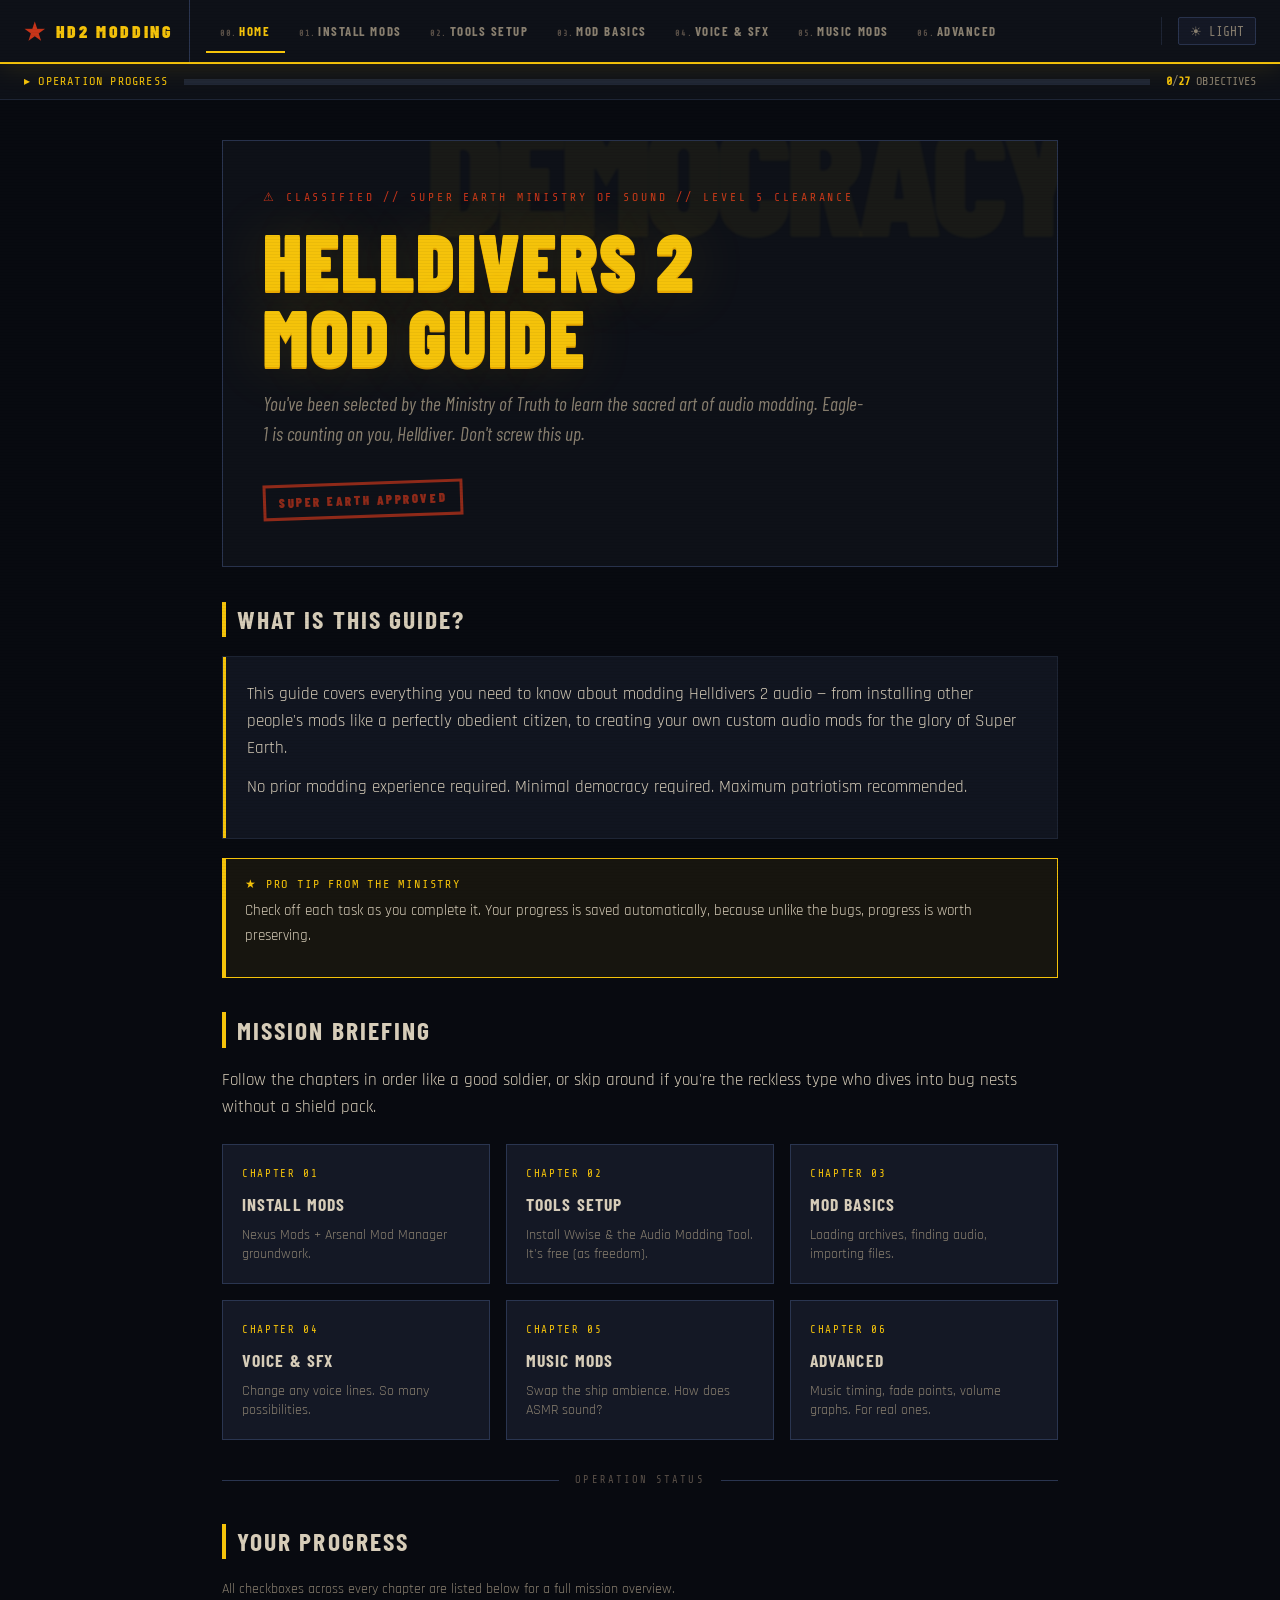
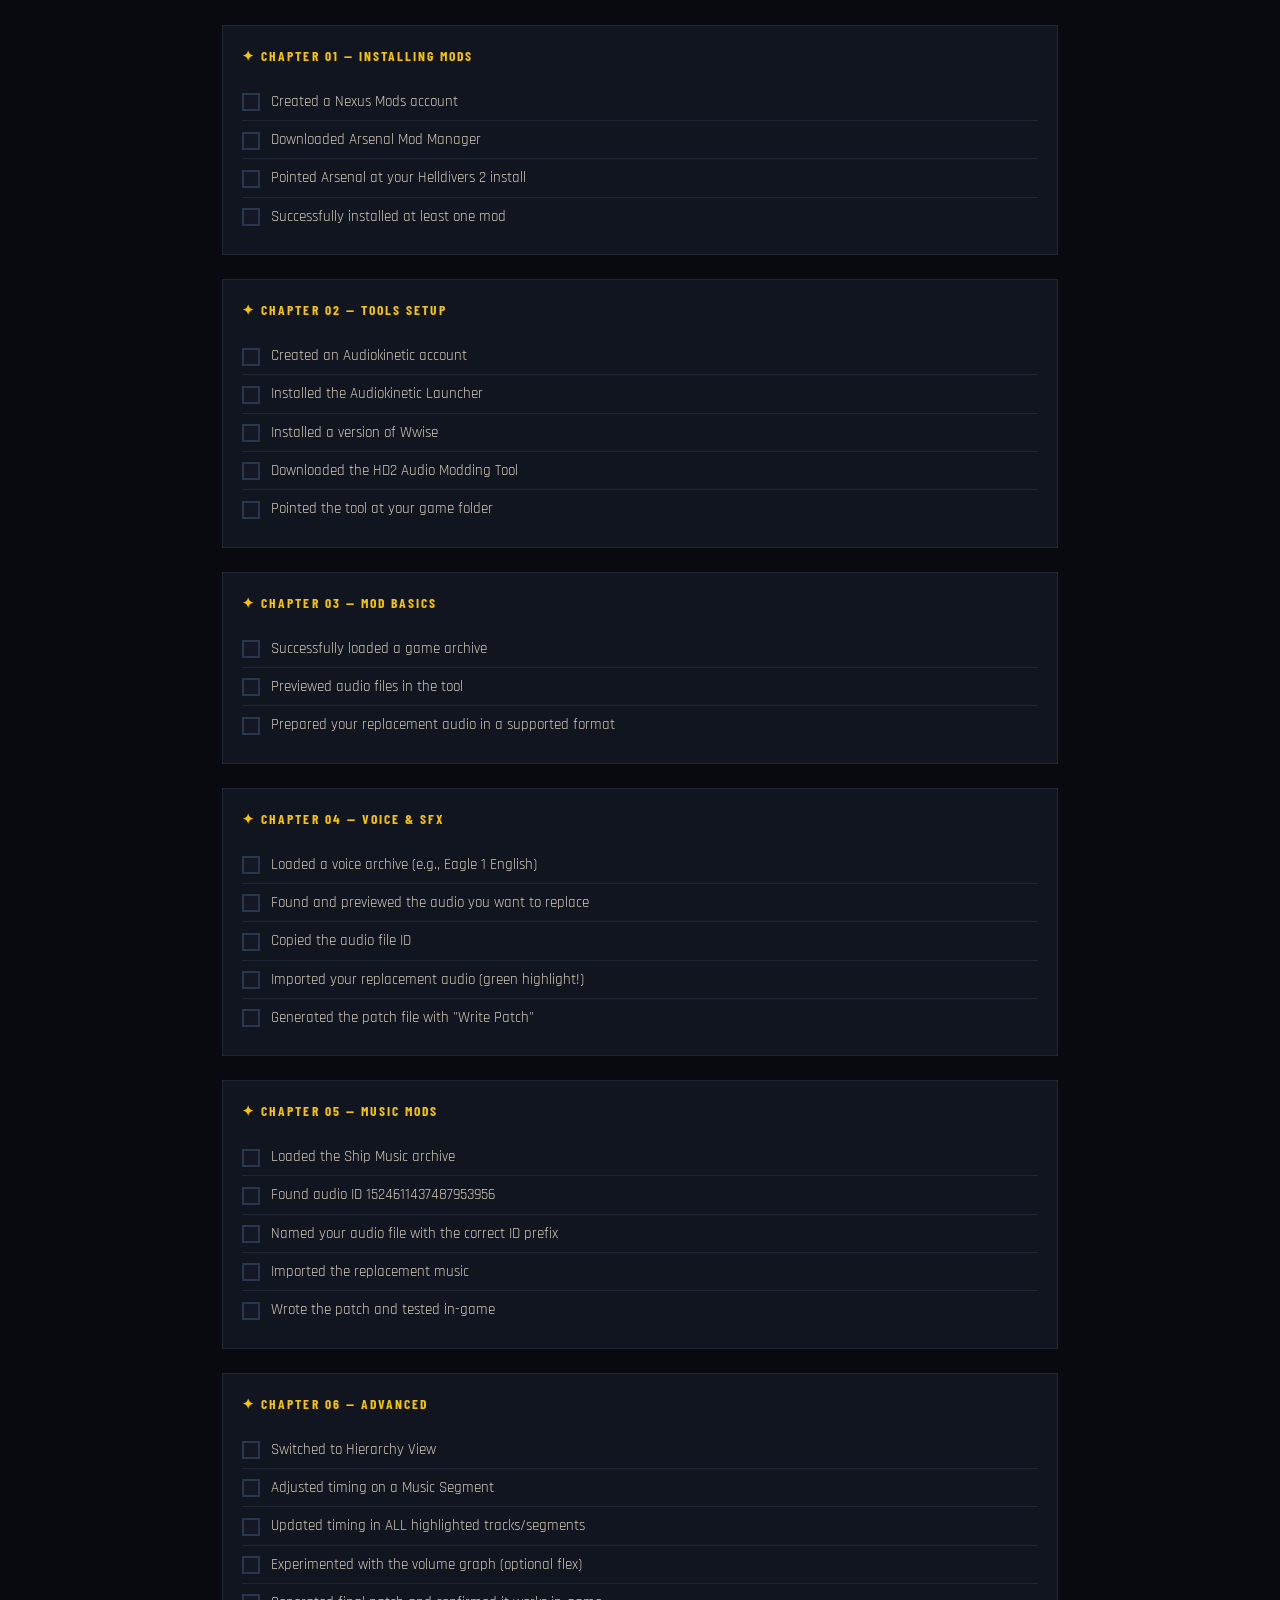
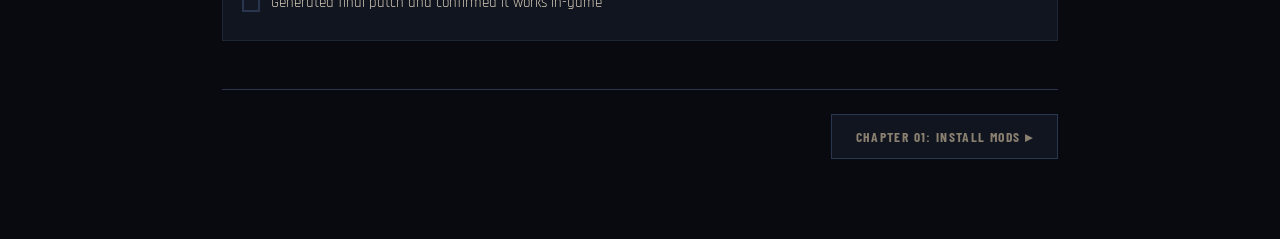
<file: index.html>
<!DOCTYPE html>
<html lang="en">
<head>
<meta charset="UTF-8">
<meta name="viewport" content="width=device-width, initial-scale=1.0">
<title>HD2 MOD GUIDE // SUPER EARTH MINISTRY OF SOUND</title>
<link href="https://fonts.googleapis.com/css2?family=Rajdhani:wght@400;500;600;700&family=Share+Tech+Mono&family=Barlow+Condensed:ital,wght@0,300;0,400;0,600;0,700;0,900;1,400&display=swap" rel="stylesheet">
<link rel="stylesheet" href="style.css">
</head>
<body>

<!-- ═══════════════════════════════════════════
     NAVBAR
═══════════════════════════════════════════ -->
<nav class="navbar">
  <div class="navbar-brand">
    <span class="star">★</span> HD2 MODDING
  </div>
  <ul class="nav-links">
    <li><button class="nav-btn active" onclick="showPage('home', this)"><span class="nav-num">00.</span>HOME</button></li>
    <li><button class="nav-btn" onclick="showPage('install', this)"><span class="nav-num">01.</span>INSTALL MODS</button></li>
    <li><button class="nav-btn" onclick="showPage('tools', this)"><span class="nav-num">02.</span>TOOLS SETUP</button></li>
    <li><button class="nav-btn" onclick="showPage('basics', this)"><span class="nav-num">03.</span>MOD BASICS</button></li>
    <li><button class="nav-btn" onclick="showPage('voice', this)"><span class="nav-num">04.</span>VOICE & SFX</button></li>
    <li><button class="nav-btn" onclick="showPage('music', this)"><span class="nav-num">05.</span>MUSIC MODS</button></li>
    <li><button class="nav-btn" onclick="showPage('advanced', this)"><span class="nav-num">06.</span>ADVANCED</button></li>
  </ul>
  <div class="nav-controls">
    <button class="theme-btn" onclick="toggleTheme()" id="theme-btn">☀ LIGHT</button>
  </div>
</nav>

<!-- GLOBAL PROGRESS BAR -->
<div class="progress-bar-wrap">
  <span class="progress-label">▸ OPERATION PROGRESS</span>
  <div class="progress-track"><div class="progress-fill" id="progress-fill" style="width:0%"></div></div>
  <span class="progress-count"><span id="progress-done">0</span>/<span id="progress-total">0</span> OBJECTIVES</span>
</div>

<!-- ═══════════════════════════════════════════
     PAGE 0: HOME
═══════════════════════════════════════════ -->
<div class="page active" id="page-home">
<div class="page-content">
  <div class="hero">
    <div class="hero-eyebrow">⚠ CLASSIFIED // SUPER EARTH MINISTRY OF SOUND // LEVEL 5 CLEARANCE</div>
    <div class="hero-title">HELLDIVERS 2<br>MOD GUIDE</div>
    <div class="hero-sub">You've been selected by the Ministry of Truth to learn the sacred art of audio modding. Eagle-1 is counting on you, Helldiver. Don't screw this up.</div>
    <div class="stamp">SUPER EARTH APPROVED</div>
  </div>

  <h2>WHAT IS THIS GUIDE?</h2>
  <div class="card">
    <p>This guide covers everything you need to know about modding Helldivers 2 audio — from installing other people's mods like a perfectly obedient citizen, to creating your own custom audio mods for the glory of Super Earth.</p>
    <p>No prior modding experience required. Minimal democracy required. Maximum patriotism recommended.</p>
  </div>

  <div class="tip">
    <div class="tip-title">★ PRO TIP FROM THE MINISTRY</div>
    <p>Check off each task as you complete it. Your progress is saved automatically, because unlike the bugs, progress is worth preserving.</p>
  </div>

  <h2>MISSION BRIEFING</h2>
  <p>Follow the chapters in order like a good soldier, or skip around if you're the reckless type who dives into bug nests without a shield pack.</p>

  <div class="page-grid">
    <div class="page-card" onclick="showPage('install', document.querySelectorAll('.nav-btn')[1])">
      <span class="page-card-num">CHAPTER 01</span>
      <span class="page-card-title">Install Mods</span>
      <span class="page-card-desc">Nexus Mods + Arsenal Mod Manager groundwork.</span>
    </div>
    <div class="page-card" onclick="showPage('tools', document.querySelectorAll('.nav-btn')[2])">
      <span class="page-card-num">CHAPTER 02</span>
      <span class="page-card-title">Tools Setup</span>
      <span class="page-card-desc">Install Wwise & the Audio Modding Tool. It's free (as freedom).</span>
    </div>
    <div class="page-card" onclick="showPage('basics', document.querySelectorAll('.nav-btn')[3])">
      <span class="page-card-num">CHAPTER 03</span>
      <span class="page-card-title">Mod Basics</span>
      <span class="page-card-desc">Loading archives, finding audio, importing files.</span>
    </div>
    <div class="page-card" onclick="showPage('voice', document.querySelectorAll('.nav-btn')[4])">
      <span class="page-card-num">CHAPTER 04</span>
      <span class="page-card-title">Voice & SFX</span>
      <span class="page-card-desc">Change any voice lines. So many possibilities.</span>
    </div>
    <div class="page-card" onclick="showPage('music', document.querySelectorAll('.nav-btn')[5])">
      <span class="page-card-num">CHAPTER 05</span>
      <span class="page-card-title">Music Mods</span>
      <span class="page-card-desc">Swap the ship ambience. How does ASMR sound?</span>
    </div>
    <div class="page-card" onclick="showPage('advanced', document.querySelectorAll('.nav-btn')[6])">
      <span class="page-card-num">CHAPTER 06</span>
      <span class="page-card-title">Advanced</span>
      <span class="page-card-desc">Music timing, fade points, volume graphs. For real ones.</span>
    </div>
  </div>

  <div class="divider"><div class="divider-line"></div><div class="divider-text">OPERATION STATUS</div><div class="divider-line"></div></div>

  <h2>YOUR PROGRESS</h2>
  <p style="color:var(--text2); font-size:0.9rem;">All checkboxes across every chapter are listed below for a full mission overview.</p>
  <div id="global-checklist"></div>

  <div class="page-nav-footer">
    <button class="page-nav-btn next" onclick="showPage('install', document.querySelectorAll('.nav-btn')[1])">CHAPTER 01: INSTALL MODS ▸</button>
  </div>
</div>
</div>

<!-- ═══════════════════════════════════════════
     PAGE 1: INSTALL MODS
═══════════════════════════════════════════ -->
<div class="page" id="page-install">
<div class="page-content">
  <div class="page-header">
    <div class="page-tag">★ CHAPTER 01 // INSTALLING MODS</div>
    <div class="page-title">Install<br>Mods</div>
    <div class="page-subtitle">"A Helldiver without mods is just… a diver." — Probably someone</div>
  </div>

  <div class="card">
    <p>Before you can <em>make</em> mods, it helps to know how to <em>use</em> them. This chapter covers getting other people's mods onto your game using Nexus Mods and Arsenal — the two-step combo that runs the HD2 mod scene.</p>
  </div>

  <h2>NEXUS MODS</h2>
  <p>Nexus Mods is the biggest mod hosting site on the internet. Think of it as a black market for game assets, but legal and run by people who love games.</p>

  <ul class="step-list">
    <li class="step-item">
      <div class="step-num">01</div>
      <div class="step-body">
        <strong>Go to NexusMods.com</strong><br>
        Navigate to <code>nexusmods.com</code> and create a free account. You don't need a premium account to download mods (but it does make downloads faster if you enjoy waiting).
      </div>
    </li>
    <li class="step-item">
      <div class="step-num">02</div>
      <div class="step-body">
        <strong>Find Helldivers 2 mods</strong><br>
        Search for "Helldivers 2" or browse the game page directly. There are audio mods, texture mods, cosmetic mods — the whole democratic buffet.
      </div>
    </li>
    <li class="step-item">
      <div class="step-num">03</div>
      <div class="step-body">
        <strong>Note the "Vortex" button</strong><br>
        You'll see a "Mod Manager Download" button on mods. Don't use Vortex for HD2 — use Arsenal instead (see below). Just grab the manual download.
      </div>
    </li>
  </ul>

  <h2>ARSENAL MOD MANAGER</h2>
  <p>Arsenal is the go-to mod manager specifically built for Helldivers 2. It handles dropping patch files into the right folders so you don't have to do it manually like some kind of level 1 Helldiver.</p>

  <ul class="step-list">
    <li class="step-item">
      <div class="step-num">01</div>
      <div class="step-body">
        <strong>Download Arsenal Mod Manager</strong><br>
        Search "Arsenal Mod Manager Helldivers 2" on Nexus Mods and download it. Extract the zip wherever you want — your Desktop works fine, General Brasch won't judge.
      </div>
    </li>
    <li class="step-item">
      <div class="step-num">02</div>
      <div class="step-body">
        <strong>Run Arsenal & point it at your game</strong><br>
        Launch Arsenal and tell it where Helldivers 2 is installed. On Windows this is usually:<br>
        <span class="path">C:\Program Files (x86)\Steam\steamapps\common\Helldivers 2</span><br>
        or on a secondary drive:<br>
        <span class="path">X:\SteamLibrary\steamapps\common\Helldivers 2</span>
      </div>
    </li>
    <li class="step-item">
      <div class="step-num">03</div>
      <div class="step-body">
        <strong>Add mods</strong><br>
        Drag downloaded mod zip files into Arsenal, or use the "Add Mod" button. Arsenal will handle extracting the patch files into the correct location in the game's <code>data</code> folder.
      </div>
    </li>
    <li class="step-item">
      <div class="step-num">04</div>
      <div class="step-body">
        <strong>Enable & launch</strong><br>
        Toggle mods on/off with the checkboxes in Arsenal, then launch the game. That's it. You are now a certified mod user. The Ministry is proud of your consumption.
      </div>
    </li>
  </ul>

  <div class="alert">
    <div class="alert-title">⚠ IMPORTANT: GAME UPDATES</div>
    Game patches from Arrowhead can break mods. If the game updates and crashes, open Arsenal and disable all mods until mod authors update them. This is not a Terminid attack. Probably.
  </div>

  <div class="checklist">
    <div class="checklist-title">✦ CHAPTER 01 OBJECTIVES</div>
    <label class="check-item" data-id="c01-nexus"><div class="check-box"></div><span class="check-label">Created a Nexus Mods account</span></label>
    <label class="check-item" data-id="c01-arsenal"><div class="check-box"></div><span class="check-label">Downloaded Arsenal Mod Manager</span></label>
    <label class="check-item" data-id="c01-setup"><div class="check-box"></div><span class="check-label">Pointed Arsenal at your Helldivers 2 install</span></label>
    <label class="check-item" data-id="c01-mod"><div class="check-box"></div><span class="check-label">Successfully installed at least one mod</span></label>
  </div>

  <div class="page-nav-footer">
    <button class="page-nav-btn" onclick="showPage('home', document.querySelectorAll('.nav-btn')[0])">◂ HOME</button>
    <button class="page-nav-btn next" onclick="showPage('tools', document.querySelectorAll('.nav-btn')[2])">CHAPTER 02: TOOLS SETUP ▸</button>
  </div>
</div>
</div>

<!-- ═══════════════════════════════════════════
     PAGE 2: TOOLS SETUP
═══════════════════════════════════════════ -->
<div class="page" id="page-tools">
<div class="page-content">
  <div class="page-header">
    <div class="page-tag">★ CHAPTER 02 // TOOLS SETUP</div>
    <div class="page-title">Tools<br>Setup</div>
    <div class="page-subtitle">"A Helldiver without their weapons is just a corpse in a cool suit."</div>
  </div>

  <div class="card">
    <p>To <em>create</em> audio mods you need two things: <strong>Wwise</strong> (for converting audio formats) and the <strong>HD2 Audio Modding Tool</strong> (for actually replacing game audio). Both are free. Super Earth would never make you pay for democracy.</p>
  </div>

  <h2>INSTALLING WWISE</h2>
  <p>Wwise is an industry-standard audio middleware tool from Audiokinetic. Helldivers 2 uses it to handle all in-game audio, and the modding tool uses it to convert your files into the game's format.</p>

  <div class="tip">
    <div class="tip-title">★ GOOD NEWS FROM THE MINISTRY</div>
    Wwise is <strong>completely free</strong> for non-commercial projects. You're not selling your Eagle-1 soundpack, are you? Good.
  </div>

  <ul class="step-list">
    <li class="step-item">
      <div class="step-num">01</div>
      <div class="step-body">
        <strong>Create an Audiokinetic account</strong><br>
        Go to <code>audiokinetic.com/en/download/</code> and make a free account. Yes, another account. The price of democracy is remembering passwords.
      </div>
    </li>
    <li class="step-item">
      <div class="step-num">02</div>
      <div class="step-body">
        <strong>Download the Audiokinetic Launcher</strong><br>
        Download and install the launcher. It's like Steam, but for audio tools and significantly less distracting.
      </div>
    </li>
    <li class="step-item">
      <div class="step-num">03</div>
      <div class="step-body">
        <strong>Install a version of Wwise</strong><br>
        In the launcher, click the <strong>Wwise</strong> tab on the left. Under "Install a New Version", pick the latest stable version and click <strong>Install</strong>. You don't need any optional plugins. Keep it lean.
      </div>
    </li>
    <li class="step-item">
      <div class="step-num">04</div>
      <div class="step-body">
        <strong>Verify installation</strong><br>
        You should see your installed version appear under "Installed Versions" in the launcher. If you see it, congratulations — Wwise is deployed.
      </div>
    </li>
  </ul>

  <div class="divider"><div class="divider-line"></div><div class="divider-text">NEXT OBJECTIVE</div><div class="divider-line"></div></div>

  <h2>AUDIO MODDING TOOL</h2>
  <p>This is the actual tool you'll use to swap audio in the game archives. It works alongside Wwise to handle format conversion behind the scenes.</p>

  <ul class="step-list">
    <li class="step-item">
      <div class="step-num">01</div>
      <div class="step-body">
        <strong>Download the HD2 Audio Modding Tool</strong><br>
        Find it on the Helldivers 2 modding community resources (Nexus or the HD2 modding Discord). Download the <code>.zip</code> for your OS.
      </div>
    </li>
    <li class="step-item">
      <div class="step-num">02</div>
      <div class="step-body">
        <strong>Extract the zip</strong><br>
        Extract anywhere you like. A dedicated mods folder is recommended:<br>
        <span class="path">C:\HDMods\audio_modder\</span>
      </div>
    </li>
    <li class="step-item">
      <div class="step-num">03</div>
      <div class="step-body">
        <strong>Launch the tool</strong><br>
        Run <code>audio_modder.exe</code> (Windows) or <code>audio_modder</code> (Linux/MacOS). On first launch it will ask you to locate your game data folder.
      </div>
    </li>
    <li class="step-item">
      <div class="step-num">04</div>
      <div class="step-body">
        <strong>Point it at Helldivers 2</strong><br>
        Navigate to your Helldivers 2 install folder and select it. Same path as before:<br>
        <span class="path">C:\Program Files (x86)\Steam\steamapps\common\Helldivers 2</span>
      </div>
    </li>
  </ul>

  <div class="alert">
    <div class="alert-title">⚠ WWISE IS REQUIRED FOR AUDIO MODS</div>
    You only need Wwise if you're making <strong>audio mods</strong>. For text-only mods (renaming weapons etc.), Wwise is not needed. The tool will handle text without it.
  </div>

  <div class="checklist">
    <div class="checklist-title">✦ CHAPTER 02 OBJECTIVES</div>
    <label class="check-item" data-id="c02-account"><div class="check-box"></div><span class="check-label">Created an Audiokinetic account</span></label>
    <label class="check-item" data-id="c02-launcher"><div class="check-box"></div><span class="check-label">Installed the Audiokinetic Launcher</span></label>
    <label class="check-item" data-id="c02-wwise"><div class="check-box"></div><span class="check-label">Installed a version of Wwise</span></label>
    <label class="check-item" data-id="c02-tool"><div class="check-box"></div><span class="check-label">Downloaded the HD2 Audio Modding Tool</span></label>
    <label class="check-item" data-id="c02-pointed"><div class="check-box"></div><span class="check-label">Pointed the tool at your game folder</span></label>
  </div>

  <div class="page-nav-footer">
    <button class="page-nav-btn" onclick="showPage('install', document.querySelectorAll('.nav-btn')[1])">◂ CHAPTER 01</button>
    <button class="page-nav-btn next" onclick="showPage('basics', document.querySelectorAll('.nav-btn')[3])">CHAPTER 03: MOD BASICS ▸</button>
  </div>
</div>
</div>

<!-- ═══════════════════════════════════════════
     PAGE 3: MOD BASICS
═══════════════════════════════════════════ -->
<div class="page" id="page-basics">
<div class="page-content">
  <div class="page-header">
    <div class="page-tag">★ CHAPTER 03 // MOD BASICS</div>
    <div class="page-title">Mod<br>Basics</div>
    <div class="page-subtitle">"Know your archives before you charge into them, Helldiver."</div>
  </div>

  <h2>LOADING GAME ARCHIVES</h2>
  <p>All of HD2's audio is stored in <strong>archive files</strong> inside the game's <code>data</code> folder. Each archive contains one or more <strong>sound banks</strong>, which contain the actual audio files. The modding tool is your key to these vaults.</p>

  <h3>Using the Search Bar (Easy Mode)</h3>
  <ul class="step-list">
    <li class="step-item">
      <div class="step-num">01</div>
      <div class="step-body">
        Click the search bar in the <strong>top left</strong> of the tool and type what you're looking for — weapon names, character names, stratagems, etc. ("Eagle 1", "Berserker", etc.)
      </div>
    </li>
    <li class="step-item">
      <div class="step-num">02</div>
      <div class="step-body">
        A dropdown appears with matching archives. <strong>Double-click</strong> an entry to load it, or use arrow keys and press Enter.
      </div>
    </li>
    <li class="step-item">
      <div class="step-num">03</div>
      <div class="step-body">
        Use the <strong>language dropdown</strong> on the right to filter results to a specific audio language (English, French, Japanese, etc.).
      </div>
    </li>
  </ul>

  <h3>Loading Archives Manually (Hard Mode)</h3>
  <p>If you know the specific archive filename (from the <em>Helldivers 2 Archive Labeling</em> spreadsheet), go to <strong>File → Open → From HD2 Data Folder</strong>, type the archive name in the search box, and select it.</p>

  <h2>ACCEPTABLE AUDIO FORMATS</h2>
  <p>The tool can import audio from these formats — no conversion needed on your end:</p>

  <div class="formats-grid">
    <div class="format-tag">.wav (linear PCM)</div>
    <div class="format-tag">.mp3</div>
    <div class="format-tag">.m4a</div>
    <div class="format-tag">.ogg</div>
    <div class="format-tag">.wem (Vorbis only)</div>
  </div>

  <div class="alert">
    <div class="alert-title">⚠ WEM FILES: VORBIS ONLY</div>
    If you're using <code>.wem</code> files directly, they <strong>must</strong> be in Vorbis format. Other Wwise codecs will not work. You've been warned.
  </div>

  <h2>NAVIGATING SOUND BANKS</h2>
  <ul class="step-list">
    <li class="step-item">
      <div class="step-num">01</div>
      <div class="step-body">
        Once an archive loads, its contents appear in the <strong>Resource Panel</strong> (middle column). You'll see a tree of <strong>Sound Banks</strong>.
      </div>
    </li>
    <li class="step-item">
      <div class="step-num">02</div>
      <div class="step-body">
        Click the <strong>arrow</strong> next to a Sound Bank to expand it and reveal its <strong>Audio Sources</strong> (the individual .wem files).
      </div>
    </li>
    <li class="step-item">
      <div class="step-num">03</div>
      <div class="step-body">
        <strong>Double-click</strong> any audio source to <strong>play it</strong> and preview what it sounds like. Find the specific line you want to replace before touching anything.
      </div>
    </li>
  </ul>

  <div class="tip">
    <div class="tip-title">★ PANEL GUIDE</div>
    <strong>Workspace Panel</strong> (left) — quick access to your mod folders.<br>
    <strong>Resource Panel</strong> (middle) — the loaded archive contents.<br>
    <strong>Info Panel</strong> (right) — details + controls for the selected file.
  </div>

  <div class="checklist">
    <div class="checklist-title">✦ CHAPTER 03 OBJECTIVES</div>
    <label class="check-item" data-id="c03-load"><div class="check-box"></div><span class="check-label">Successfully loaded a game archive</span></label>
    <label class="check-item" data-id="c03-preview"><div class="check-box"></div><span class="check-label">Previewed audio files in the tool</span></label>
    <label class="check-item" data-id="c03-formats"><div class="check-box"></div><span class="check-label">Prepared your replacement audio in a supported format</span></label>
  </div>

  <div class="page-nav-footer">
    <button class="page-nav-btn" onclick="showPage('tools', document.querySelectorAll('.nav-btn')[2])">◂ CHAPTER 02</button>
    <button class="page-nav-btn next" onclick="showPage('voice', document.querySelectorAll('.nav-btn')[4])">CHAPTER 04: VOICE & SFX ▸</button>
  </div>
</div>
</div>

<!-- ═══════════════════════════════════════════
     PAGE 4: VOICE & SFX
═══════════════════════════════════════════ -->
<div class="page" id="page-voice">
<div class="page-content">
  <div class="page-header">
    <div class="page-tag">★ CHAPTER 04 // VOICE LINES & SOUND EFFECTS</div>
    <div class="page-title">Voice &<br>SFX Mods</div>
    <div class="page-subtitle">"Eagle-1 has cleared the area. (She sounded different today. Don't ask.)"</div>
  </div>

  <div class="tip">
    <div class="tip-title">★ PREREQUISITE</div>
    You must have <strong>Wwise installed</strong> (Chapter 02) before doing this. No Wwise = no audio conversion = a very disappointing modding experience.
  </div>

  <h2>EXAMPLE: REPLACING EAGLE-1 VOICE LINES</h2>
  <p>We'll use Eagle-1 as our example. She has lots of lines, she's very chatty, and she probably won't notice if you swap a few of them.</p>

  <h3>Step 1 — Load the Archive</h3>
  <ul class="step-list">
    <li class="step-item">
      <div class="step-num">01</div>
      <div class="step-body">Type <code>Eagle 1</code> in the Archive Search bar and select <strong>Eagle 1 (English)</strong> from the dropdown. Double-click to load it.</div>
    </li>
    <li class="step-item">
      <div class="step-num">02</div>
      <div class="step-body">The archive contents appear in the Resource Panel. Find and expand the <strong>Eagle 1 (English)</strong> sound bank by clicking the arrow. Ignore the other banks for now.</div>
    </li>
    <li class="step-item">
      <div class="step-num">03</div>
      <div class="step-body">Double-click audio sources to preview them until you find the exact line you want to replace. Write down its ID number — you'll need it.</div>
    </li>
  </ul>

  <h3>Step 2 — Importing a Single File</h3>
  <ul class="step-list">
    <li class="step-item">
      <div class="step-num">01</div>
      <div class="step-body"><strong>Right-click</strong> the audio source you want to replace and select <strong>"Import Audio"</strong>. Select your replacement file. Done. The file name doesn't matter for single imports.</div>
    </li>
    <li class="step-item">
      <div class="step-num">02</div>
      <div class="step-body">Alternatively, just <strong>drag-and-drop</strong> your file directly onto the target audio source in the panel. Same result, fewer clicks.</div>
    </li>
    <li class="step-item">
      <div class="step-num">03</div>
      <div class="step-body"><strong>Bonus trick:</strong> Select multiple audio sources with Shift-click or Ctrl-click, then right-click → "Import Audio" to replace ALL of them with the same file. Eagle-1 saying the same thing repeatedly? Valid strategy.</div>
    </li>
  </ul>

  <h3>Step 3 — Importing Multiple Files</h3>
  <p>Replacing many lines at once? You need to name your files correctly so the tool knows which goes where.</p>

  <div class="card">
    <p><strong>Naming convention:</strong> Start every filename with the ID number of the audio it replaces.</p>
    <div class="code-block">
145696025224819062<span style="color:var(--yellow)">4</span>.wav<br>
125742167462131828<span style="color:var(--yellow)">67</span>.wav<br>
5786867730735499085<span style="color:var(--yellow)">_here_comes_the_cavalry</span>.wav
    </div>
    <p style="font-size:0.9rem; color:var(--text2);">You can include extra text after the ID — as long as the filename <em>starts</em> with the correct ID, the tool will find it.</p>
  </div>

  <ul class="step-list">
    <li class="step-item">
      <div class="step-num">01</div>
      <div class="step-body"><strong>Get the ID:</strong> Right-click any audio source in the tool and choose <strong>"Copy File ID"</strong>. Paste it as the start of your filename.</div>
    </li>
    <li class="step-item">
      <div class="step-num">02</div>
      <div class="step-body"><strong>Batch import:</strong> Once your files are named, drag them all into the Resource Panel at once, or go to <strong>File → Import → Import Audio Files</strong>.</div>
    </li>
    <li class="step-item">
      <div class="step-num">03</div>
      <div class="step-body">Modified audio sources will turn <span style="color:var(--green); font-weight:bold;">GREEN</span> in the panel to confirm the replacement was successful.</div>
    </li>
  </ul>

  <h3>Step 4 — Generate the Patch</h3>
  <ul class="step-list">
    <li class="step-item">
      <div class="step-num">01</div>
      <div class="step-body">Go to <strong>File → Write Patch</strong>. Choose a save location. The tool generates the patch file(s) for your mod.</div>
    </li>
    <li class="step-item">
      <div class="step-num">02</div>
      <div class="step-body">Place the generated patch files in Arsenal or drop them directly into the game's <code>data</code> folder. Launch the game and enjoy your cursed creation.</div>
    </li>
  </ul>

  <div class="alert">
    <div class="alert-title">⚠ REVERTING CHANGES</div>
    Changed your mind? Modified files are highlighted in green. Go to <strong>Edit → Revert All Changes</strong> to undo everything, or click the <strong>Revert</strong> button in the Info Panel to undo a single file.
  </div>

  <div class="checklist">
    <div class="checklist-title">✦ CHAPTER 04 OBJECTIVES</div>
    <label class="check-item" data-id="c04-archive"><div class="check-box"></div><span class="check-label">Loaded a voice archive (e.g., Eagle 1 English)</span></label>
    <label class="check-item" data-id="c04-found"><div class="check-box"></div><span class="check-label">Found and previewed the audio you want to replace</span></label>
    <label class="check-item" data-id="c04-id"><div class="check-box"></div><span class="check-label">Copied the audio file ID</span></label>
    <label class="check-item" data-id="c04-import"><div class="check-box"></div><span class="check-label">Imported your replacement audio (green highlight!)</span></label>
    <label class="check-item" data-id="c04-patch"><div class="check-box"></div><span class="check-label">Generated the patch file with "Write Patch"</span></label>
  </div>

  <div class="page-nav-footer">
    <button class="page-nav-btn" onclick="showPage('basics', document.querySelectorAll('.nav-btn')[3])">◂ CHAPTER 03</button>
    <button class="page-nav-btn next" onclick="showPage('music', document.querySelectorAll('.nav-btn')[5])">CHAPTER 05: MUSIC MODS ▸</button>
  </div>
</div>
</div>

<!-- ═══════════════════════════════════════════
     PAGE 5: MUSIC MODS
═══════════════════════════════════════════ -->
<div class="page" id="page-music">
<div class="page-content">
  <div class="page-header">
    <div class="page-tag">★ CHAPTER 05 // MUSIC MODS</div>
    <div class="page-title">Music<br>Mods</div>
    <div class="page-subtitle">"The ship ambience is nice and all, but have you considered: DOOM OST?"</div>
  </div>

  <div class="tip">
    <div class="tip-title">★ PREREQUISITE</div>
    Wwise must be installed. Music mods involve timing data, which makes them slightly more involved than voice line swaps, but you've made it this far.
  </div>

  <h2>EXAMPLE: CHANGING SHIP AMBIENCE</h2>
  <p>The ambient music aboard your Super Destroyer plays when you're hanging out between missions. Here's how to swap it for something that better matches your energy.</p>

  <ul class="step-list">
    <li class="step-item">
      <div class="step-num">01</div>
      <div class="step-body">Search for <code>Ship Music</code> in the Archive Search bar and double-click the result to load it.</div>
    </li>
    <li class="step-item">
      <div class="step-num">02</div>
      <div class="step-body">The archive contains two sound banks: <strong>Ship Music</strong> and <strong>Music</strong>. The ship ambience lives in both — modding either one saves changes to both automatically.</div>
    </li>
    <li class="step-item">
      <div class="step-num">03</div>
      <div class="step-body">Expand the <strong>Music</strong> sound bank. The audio source ID for the ship ambience is:<br><div class="code-block">1524611437487953956</div>Find it in the list and double-click to confirm you're replacing the right thing.</div>
    </li>
    <li class="step-item">
      <div class="step-num">04</div>
      <div class="step-body">
        Name your replacement audio file starting with the ID:<br>
        <div class="code-block">1524611437487953956_ship_ambience.wav</div>
        Then drag-and-drop it into the Resource Panel. The entry will turn green.
      </div>
    </li>
  </ul>

  <h2>MUSIC TIMING — THE IMPORTANT BIT</h2>
  <p>Unlike voice lines, music has <strong>timing metadata</strong> that controls how it loops, fades, and transitions. The tool automatically sets this based on your audio file's length, which works for most cases.</p>

  <div class="card">
    <p>After importing your music, the tool auto-sets the duration to match your file length. <strong>For simple ship ambience replacement, this is all you need</strong> — the tool handles it.</p>
    <p>If you want fine control over looping and fades, see Chapter 06: Advanced.</p>
  </div>

  <ul class="step-list">
    <li class="step-item">
      <div class="step-num">05</div>
      <div class="step-body">Once the audio is imported and looking green, go to <strong>File → Write Patch</strong> to generate your patch files. Save them somewhere sensible.</div>
    </li>
    <li class="step-item">
      <div class="step-num">06</div>
      <div class="step-body">Load the patch via Arsenal or drop it in the game's <code>data</code> folder. Boot the game, get on your ship, and enjoy whatever chaos you've unleashed on your audio system.</div>
    </li>
  </ul>

  <div class="alert">
    <div class="alert-title">⚠ MULTIPLE SEGMENTS MAY BE HIGHLIGHTED</div>
    When you change one audio source in a music archive, you may see <strong>multiple Music Segments and Tracks highlighted</strong> green. This is normal — it means the same audio is used in more than one place. You'll need to update timing in <em>all</em> highlighted segments if you're doing advanced edits.
  </div>

  <div class="checklist">
    <div class="checklist-title">✦ CHAPTER 05 OBJECTIVES</div>
    <label class="check-item" data-id="c05-archive"><div class="check-box"></div><span class="check-label">Loaded the Ship Music archive</span></label>
    <label class="check-item" data-id="c05-found"><div class="check-box"></div><span class="check-label">Found audio ID 1524611437487953956</span></label>
    <label class="check-item" data-id="c05-named"><div class="check-box"></div><span class="check-label">Named your audio file with the correct ID prefix</span></label>
    <label class="check-item" data-id="c05-import"><div class="check-box"></div><span class="check-label">Imported the replacement music</span></label>
    <label class="check-item" data-id="c05-patch"><div class="check-box"></div><span class="check-label">Wrote the patch and tested in-game</span></label>
  </div>

  <div class="page-nav-footer">
    <button class="page-nav-btn" onclick="showPage('voice', document.querySelectorAll('.nav-btn')[4])">◂ CHAPTER 04</button>
    <button class="page-nav-btn next" onclick="showPage('advanced', document.querySelectorAll('.nav-btn')[6])">CHAPTER 06: ADVANCED ▸</button>
  </div>
</div>
</div>

<!-- ═══════════════════════════════════════════
     PAGE 6: ADVANCED
═══════════════════════════════════════════ -->
<div class="page" id="page-advanced">
<div class="page-content">
  <div class="page-header">
    <div class="page-tag">★ CHAPTER 06 // ADVANCED MUSIC MODDING</div>
    <div class="page-title">Advanced<br>Modding</div>
    <div class="page-subtitle">"You have volunteered for the advanced squad. May Super Earth have mercy on you."</div>
  </div>

  <div class="card">
    <p>This chapter covers the timing and volume systems that control how music plays in-game. The tool handles the basics automatically, but if your music loops weirdly or cuts off too early, this is where you fix it.</p>
  </div>

  <h2>MUSIC TIMING PARAMETERS</h2>
  <p>Music in HD2 has two layers: <strong>Music Tracks</strong> (the audio clip level) and <strong>Music Segments</strong> (the sequence/loop level). Each has its own timing controls.</p>

  <h3>Music Track Parameters</h3>
  <table class="timing-table">
    <tr>
      <th>Parameter</th>
      <th>What it does</th>
    </tr>
    <tr>
      <td><code>Duration (ms)</code></td>
      <td>How long the track plays. Usually set to the full length of your audio. The track cuts off at this time even if audio is still playing.</td>
    </tr>
    <tr>
      <td><code>Play At (ms)</code></td>
      <td>When the track starts playing within its parent Segment. 0 = immediately. Negative values start mid-clip. Useful for layering tracks.</td>
    </tr>
    <tr>
      <td><code>Start Trim (ms)</code></td>
      <td>Cuts the beginning off. 1000ms = first second is silent. Use to skip intros.</td>
    </tr>
    <tr>
      <td><code>End Trim (ms)</code></td>
      <td>Cuts the end off. 1000ms = last second is removed. Use to trim outros.</td>
    </tr>
  </table>

  <h3>Music Segment Parameters</h3>
  <table class="timing-table">
    <tr>
      <th>Parameter</th>
      <th>What it does</th>
    </tr>
    <tr>
      <td><code>Duration (ms)</code></td>
      <td>How long the segment plays. If your audio is shorter, the segment plays silence for the remainder. If longer, audio cuts off.</td>
    </tr>
    <tr>
      <td><code>End Fade-In (ms)</code></td>
      <td>Transition marker — aligns with the previous segment's Start Fade-Out. Set this to when your music finishes fading in.</td>
    </tr>
    <tr>
      <td><code>Start Fade-Out (ms)</code></td>
      <td>Transition marker — aligns with the next segment's End Fade-In. Set this to when your music starts fading out.</td>
    </tr>
  </table>

  <div class="tip">
    <div class="tip-title">★ SIMPLE LOOPING MUSIC? IGNORE MOST OF THIS.</div>
    For simple ship ambience replacement with no fancy transitions, just make sure <strong>Duration</strong> matches your audio length and leave everything else at defaults. The tool sets this automatically on import.
  </div>

  <h2>ADJUSTING TIMING</h2>
  <ul class="step-list">
    <li class="step-item">
      <div class="step-num">01</div>
      <div class="step-body">Go to <strong>View → Hierarchy</strong> to switch to Hierarchy View. This shows Music Tracks and Segments instead of raw audio sources.</div>
    </li>
    <li class="step-item">
      <div class="step-num">02</div>
      <div class="step-body">Find your modified music by looking for the highlighted (green) entries. Click a Music Segment or Music Track to see its timing info in the <strong>Info Panel</strong>.</div>
    </li>
    <li class="step-item">
      <div class="step-num">03</div>
      <div class="step-body">Edit the values directly in the Info Panel fields and click <strong>Apply</strong>. Without clicking Apply, nothing saves.</div>
    </li>
    <li class="step-item">
      <div class="step-num">04</div>
      <div class="step-body"><strong>CRITICAL:</strong> If multiple Segments/Tracks are highlighted, update <em>all of them</em>. Audio shared across multiple tracks needs consistent timing in each one or you'll get weird results.</div>
    </li>
  </ul>

  <h2>VOLUME GRAPHS</h2>
  <p>Many Music Tracks have a volume graph that adjusts the audio volume over time (used for dynamic mixing in-game). You can edit these manually.</p>

  <div class="card card-red">
    <p>The volume graph's Y-axis is a <strong>percentage adjustment</strong> from baseline:<br>
    <code>0%</code> = no change (plays normally)<br>
    <code>-100%</code> = completely silent<br>
    Positive values = louder than baseline</p>
  </div>

  <h3>Editing the Graph</h3>
  <ul class="step-list">
    <li class="step-item"><div class="step-num">+</div><div class="step-body"><strong>Add a point:</strong> Left-click on an empty area of the graph.</div></li>
    <li class="step-item"><div class="step-num">✥</div><div class="step-body"><strong>Move a point:</strong> Left-click and drag an existing point.</div></li>
    <li class="step-item"><div class="step-num">✕</div><div class="step-body"><strong>Remove a point:</strong> Right-click on a point.</div></li>
    <li class="step-item"><div class="step-num">✓</div><div class="step-body"><strong>Save changes:</strong> Click <strong>Apply</strong>. Don't forget this step or nothing saves.</div></li>
  </ul>

  <div class="alert">
    <div class="alert-title">⚠ PATCH MODIFICATION RULES</div>
    <strong>Do NOT write a patch of a patch.</strong><br>
    <strong>Do NOT use Save with game archives — only with patch files.</strong><br>
    To add new audio to an existing patch: open the original archive first, import the patch file, then add your new audio, then Write Patch.
  </div>

  <div class="checklist">
    <div class="checklist-title">✦ CHAPTER 06 OBJECTIVES</div>
    <label class="check-item" data-id="c06-hierarchy"><div class="check-box"></div><span class="check-label">Switched to Hierarchy View</span></label>
    <label class="check-item" data-id="c06-timing"><div class="check-box"></div><span class="check-label">Adjusted timing on a Music Segment</span></label>
    <label class="check-item" data-id="c06-alltracks"><div class="check-box"></div><span class="check-label">Updated timing in ALL highlighted tracks/segments</span></label>
    <label class="check-item" data-id="c06-volume"><div class="check-box"></div><span class="check-label">Experimented with the volume graph (optional flex)</span></label>
    <label class="check-item" data-id="c06-patch"><div class="check-box"></div><span class="check-label">Generated final patch and confirmed it works in-game</span></label>
  </div>

  <div class="card card-green" style="margin-top:2rem; text-align:center;">
    <div class="page-tag" style="text-align:center; margin-bottom:0.5rem;">★ OPERATION COMPLETE</div>
    <div style="font-family:var(--font-head); font-size:2rem; font-weight:900; color:var(--green); letter-spacing:0.05em;">YOU ARE A MODDER NOW</div>
    <p style="color:var(--text2); margin-top:0.5rem;">Super Earth salutes your contribution. Eagle-1 may or may not be speaking in a different language now. For democracy.</p>
  </div>

  <div class="page-nav-footer">
    <button class="page-nav-btn" onclick="showPage('music', document.querySelectorAll('.nav-btn')[5])">◂ CHAPTER 05</button>
    <button class="page-nav-btn next" onclick="showPage('home', document.querySelectorAll('.nav-btn')[0])">▸ BACK TO HOME</button>
  </div>
</div>
</div>

<!-- ═══════════════════════════════════════════
     JAVASCRIPT
═══════════════════════════════════════════ -->
<script defer src="js/ui.js"></script>
<script defer src="js/checklist.js"></script>
</body>
</html>
</file>
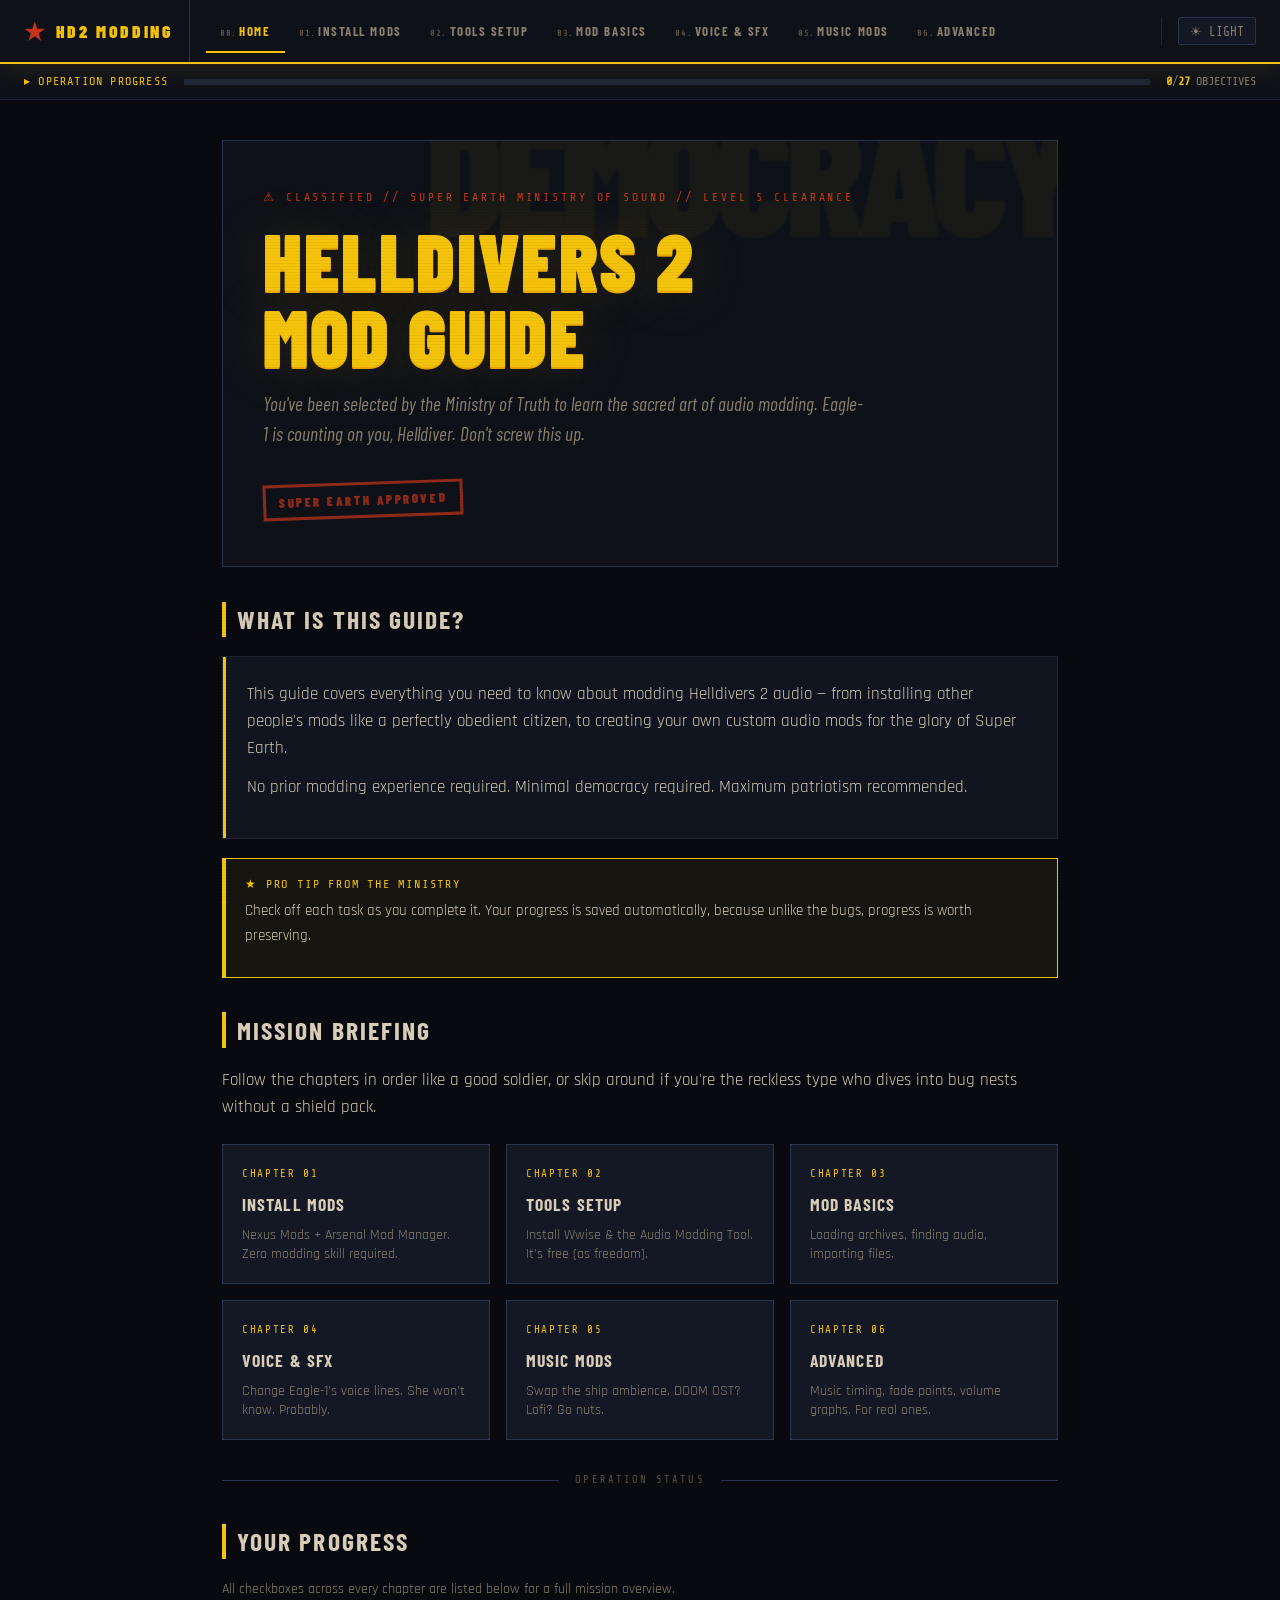
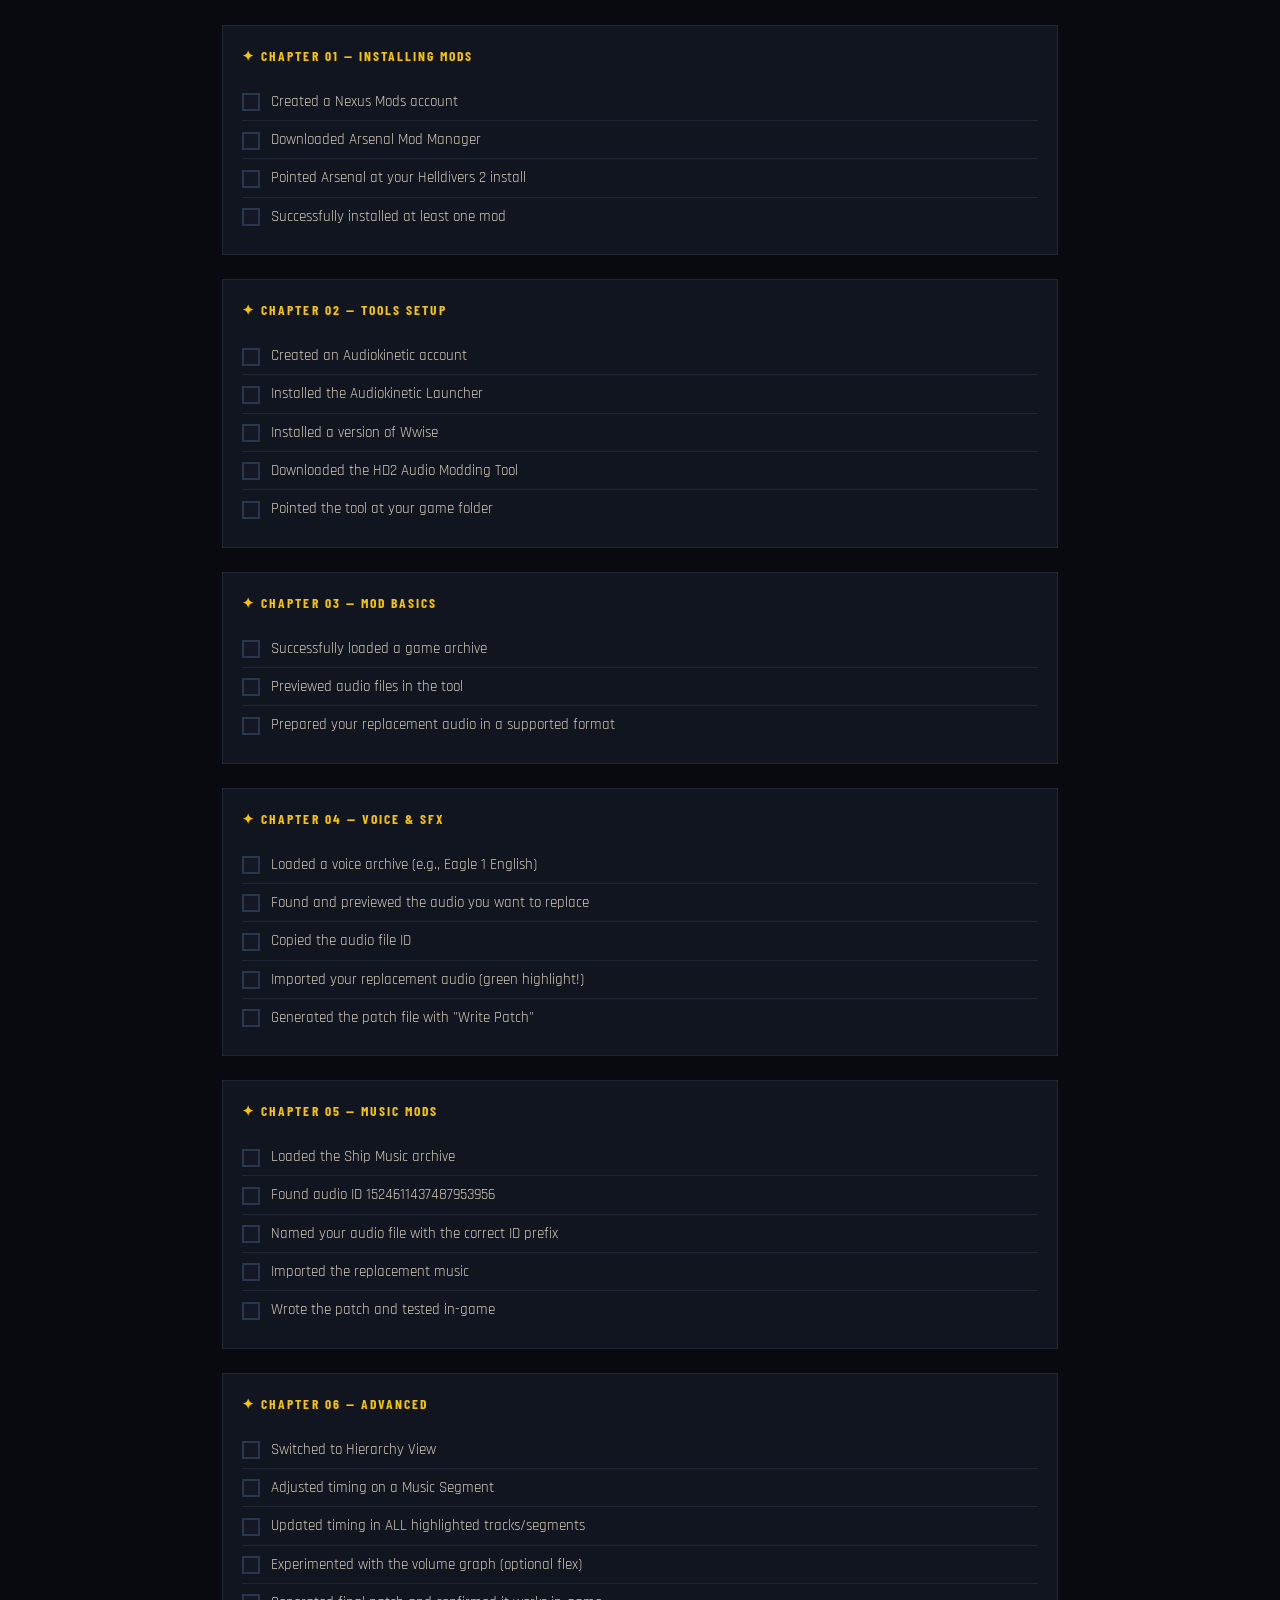
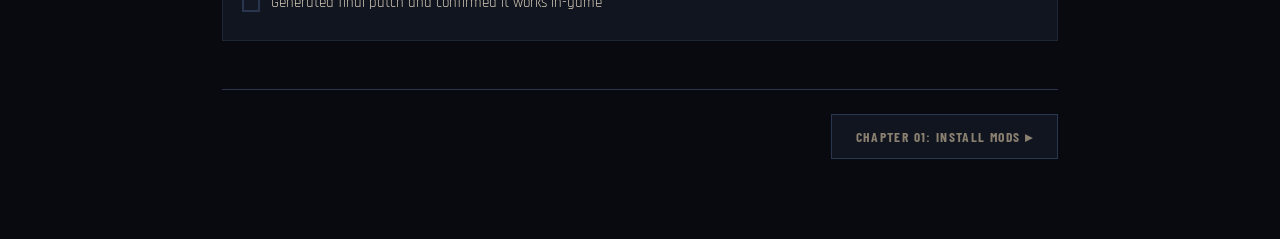
<file: hd2_mod_guide.html>
<!DOCTYPE html>
<html lang="en">
<head>
<meta charset="UTF-8">
<meta name="viewport" content="width=device-width, initial-scale=1.0">
<title>HD2 MOD GUIDE // SUPER EARTH MINISTRY OF SOUND</title>
<link href="https://fonts.googleapis.com/css2?family=Rajdhani:wght@400;500;600;700&family=Share+Tech+Mono&family=Barlow+Condensed:ital,wght@0,300;0,400;0,600;0,700;0,900;1,400&display=swap" rel="stylesheet">
<link rel="stylesheet" href="style.css">
</head>
<body>

<!-- ═══════════════════════════════════════════
     NAVBAR
═══════════════════════════════════════════ -->
<nav class="navbar">
  <div class="navbar-brand">
    <span class="star">★</span> HD2 MODDING
  </div>
  <ul class="nav-links">
    <li><button class="nav-btn active" onclick="showPage('home', this)"><span class="nav-num">00.</span>HOME</button></li>
    <li><button class="nav-btn" onclick="showPage('install', this)"><span class="nav-num">01.</span>INSTALL MODS</button></li>
    <li><button class="nav-btn" onclick="showPage('tools', this)"><span class="nav-num">02.</span>TOOLS SETUP</button></li>
    <li><button class="nav-btn" onclick="showPage('basics', this)"><span class="nav-num">03.</span>MOD BASICS</button></li>
    <li><button class="nav-btn" onclick="showPage('voice', this)"><span class="nav-num">04.</span>VOICE & SFX</button></li>
    <li><button class="nav-btn" onclick="showPage('music', this)"><span class="nav-num">05.</span>MUSIC MODS</button></li>
    <li><button class="nav-btn" onclick="showPage('advanced', this)"><span class="nav-num">06.</span>ADVANCED</button></li>
  </ul>
  <div class="nav-controls">
    <button class="theme-btn" onclick="toggleTheme()" id="theme-btn">☀ LIGHT</button>
  </div>
</nav>

<!-- GLOBAL PROGRESS BAR -->
<div class="progress-bar-wrap">
  <span class="progress-label">▸ OPERATION PROGRESS</span>
  <div class="progress-track"><div class="progress-fill" id="progress-fill" style="width:0%"></div></div>
  <span class="progress-count"><span id="progress-done">0</span>/<span id="progress-total">0</span> OBJECTIVES</span>
</div>

<!-- ═══════════════════════════════════════════
     PAGE 0: HOME
═══════════════════════════════════════════ -->
<div class="page active" id="page-home">
<div class="page-content">
  <div class="hero">
    <div class="hero-eyebrow">⚠ CLASSIFIED // SUPER EARTH MINISTRY OF SOUND // LEVEL 5 CLEARANCE</div>
    <div class="hero-title">HELLDIVERS 2<br>MOD GUIDE</div>
    <div class="hero-sub">You've been selected by the Ministry of Truth to learn the sacred art of audio modding. Eagle-1 is counting on you, Helldiver. Don't screw this up.</div>
    <div class="stamp">SUPER EARTH APPROVED</div>
  </div>

  <h2>WHAT IS THIS GUIDE?</h2>
  <div class="card">
    <p>This guide covers everything you need to know about modding Helldivers 2 audio — from installing other people's mods like a perfectly obedient citizen, to creating your own custom audio mods for the glory of Super Earth.</p>
    <p>No prior modding experience required. Minimal democracy required. Maximum patriotism recommended.</p>
  </div>

  <div class="tip">
    <div class="tip-title">★ PRO TIP FROM THE MINISTRY</div>
    <p>Check off each task as you complete it. Your progress is saved automatically, because unlike the bugs, progress is worth preserving.</p>
  </div>

  <h2>MISSION BRIEFING</h2>
  <p>Follow the chapters in order like a good soldier, or skip around if you're the reckless type who dives into bug nests without a shield pack.</p>

  <div class="page-grid">
    <div class="page-card" onclick="showPage('install', document.querySelectorAll('.nav-btn')[1])">
      <span class="page-card-num">CHAPTER 01</span>
      <span class="page-card-title">Install Mods</span>
      <span class="page-card-desc">Nexus Mods + Arsenal Mod Manager. Zero modding skill required.</span>
    </div>
    <div class="page-card" onclick="showPage('tools', document.querySelectorAll('.nav-btn')[2])">
      <span class="page-card-num">CHAPTER 02</span>
      <span class="page-card-title">Tools Setup</span>
      <span class="page-card-desc">Install Wwise & the Audio Modding Tool. It's free (as freedom).</span>
    </div>
    <div class="page-card" onclick="showPage('basics', document.querySelectorAll('.nav-btn')[3])">
      <span class="page-card-num">CHAPTER 03</span>
      <span class="page-card-title">Mod Basics</span>
      <span class="page-card-desc">Loading archives, finding audio, importing files.</span>
    </div>
    <div class="page-card" onclick="showPage('voice', document.querySelectorAll('.nav-btn')[4])">
      <span class="page-card-num">CHAPTER 04</span>
      <span class="page-card-title">Voice & SFX</span>
      <span class="page-card-desc">Change Eagle-1's voice lines. She won't know. Probably.</span>
    </div>
    <div class="page-card" onclick="showPage('music', document.querySelectorAll('.nav-btn')[5])">
      <span class="page-card-num">CHAPTER 05</span>
      <span class="page-card-title">Music Mods</span>
      <span class="page-card-desc">Swap the ship ambience. DOOM OST? Lofi? Go nuts.</span>
    </div>
    <div class="page-card" onclick="showPage('advanced', document.querySelectorAll('.nav-btn')[6])">
      <span class="page-card-num">CHAPTER 06</span>
      <span class="page-card-title">Advanced</span>
      <span class="page-card-desc">Music timing, fade points, volume graphs. For real ones.</span>
    </div>
  </div>

  <div class="divider"><div class="divider-line"></div><div class="divider-text">OPERATION STATUS</div><div class="divider-line"></div></div>

  <h2>YOUR PROGRESS</h2>
  <p style="color:var(--text2); font-size:0.9rem;">All checkboxes across every chapter are listed below for a full mission overview.</p>
  <div id="global-checklist"></div>

  <div class="page-nav-footer">
    <button class="page-nav-btn next" onclick="showPage('install', document.querySelectorAll('.nav-btn')[1])">CHAPTER 01: INSTALL MODS ▸</button>
  </div>
</div>
</div>

<!-- ═══════════════════════════════════════════
     PAGE 1: INSTALL MODS
═══════════════════════════════════════════ -->
<div class="page" id="page-install">
<div class="page-content">
  <div class="page-header">
    <div class="page-tag">★ CHAPTER 01 // INSTALLING MODS</div>
    <div class="page-title">Install<br>Mods</div>
    <div class="page-subtitle">"A Helldiver without mods is just… a diver." — Probably someone</div>
  </div>

  <div class="card">
    <p>Before you can <em>make</em> mods, it helps to know how to <em>use</em> them. This chapter covers getting other people's mods onto your game using Nexus Mods and Arsenal — the two-step combo that runs the HD2 mod scene.</p>
  </div>

  <h2>NEXUS MODS</h2>
  <p>Nexus Mods is the biggest mod hosting site on the internet. Think of it as a black market for game assets, but legal and run by people who love games.</p>

  <ul class="step-list">
    <li class="step-item">
      <div class="step-num">01</div>
      <div class="step-body">
        <strong>Go to NexusMods.com</strong><br>
        Navigate to <code>nexusmods.com</code> and create a free account. You don't need a premium account to download mods (but it does make downloads faster if you enjoy waiting).
      </div>
    </li>
    <li class="step-item">
      <div class="step-num">02</div>
      <div class="step-body">
        <strong>Find Helldivers 2 mods</strong><br>
        Search for "Helldivers 2" or browse the game page directly. There are audio mods, texture mods, cosmetic mods — the whole democratic buffet.
      </div>
    </li>
    <li class="step-item">
      <div class="step-num">03</div>
      <div class="step-body">
        <strong>Note the "Vortex" button</strong><br>
        You'll see a "Mod Manager Download" button on mods. Don't use Vortex for HD2 — use Arsenal instead (see below). Just grab the manual download.
      </div>
    </li>
  </ul>

  <h2>ARSENAL MOD MANAGER</h2>
  <p>Arsenal is the go-to mod manager specifically built for Helldivers 2. It handles dropping patch files into the right folders so you don't have to do it manually like some kind of level 1 Helldiver.</p>

  <ul class="step-list">
    <li class="step-item">
      <div class="step-num">01</div>
      <div class="step-body">
        <strong>Download Arsenal Mod Manager</strong><br>
        Search "Arsenal Mod Manager Helldivers 2" on Nexus Mods and download it. Extract the zip wherever you want — your Desktop works fine, General Brasch won't judge.
      </div>
    </li>
    <li class="step-item">
      <div class="step-num">02</div>
      <div class="step-body">
        <strong>Run Arsenal & point it at your game</strong><br>
        Launch Arsenal and tell it where Helldivers 2 is installed. On Windows this is usually:<br>
        <span class="path">C:\Program Files (x86)\Steam\steamapps\common\Helldivers 2</span><br>
        or on a secondary drive:<br>
        <span class="path">X:\SteamLibrary\steamapps\common\Helldivers 2</span>
      </div>
    </li>
    <li class="step-item">
      <div class="step-num">03</div>
      <div class="step-body">
        <strong>Add mods</strong><br>
        Drag downloaded mod zip files into Arsenal, or use the "Add Mod" button. Arsenal will handle extracting the patch files into the correct location in the game's <code>data</code> folder.
      </div>
    </li>
    <li class="step-item">
      <div class="step-num">04</div>
      <div class="step-body">
        <strong>Enable & launch</strong><br>
        Toggle mods on/off with the checkboxes in Arsenal, then launch the game. That's it. You are now a certified mod user. The Ministry is proud of your consumption.
      </div>
    </li>
  </ul>

  <div class="alert">
    <div class="alert-title">⚠ IMPORTANT: GAME UPDATES</div>
    Game patches from Arrowhead can break mods. If the game updates and crashes, open Arsenal and disable all mods until mod authors update them. This is not a Terminid attack. Probably.
  </div>

  <div class="checklist">
    <div class="checklist-title">✦ CHAPTER 01 OBJECTIVES</div>
    <label class="check-item" data-id="c01-nexus"><div class="check-box"></div><span class="check-label">Created a Nexus Mods account</span></label>
    <label class="check-item" data-id="c01-arsenal"><div class="check-box"></div><span class="check-label">Downloaded Arsenal Mod Manager</span></label>
    <label class="check-item" data-id="c01-setup"><div class="check-box"></div><span class="check-label">Pointed Arsenal at your Helldivers 2 install</span></label>
    <label class="check-item" data-id="c01-mod"><div class="check-box"></div><span class="check-label">Successfully installed at least one mod</span></label>
  </div>

  <div class="page-nav-footer">
    <button class="page-nav-btn" onclick="showPage('home', document.querySelectorAll('.nav-btn')[0])">◂ HOME</button>
    <button class="page-nav-btn next" onclick="showPage('tools', document.querySelectorAll('.nav-btn')[2])">CHAPTER 02: TOOLS SETUP ▸</button>
  </div>
</div>
</div>

<!-- ═══════════════════════════════════════════
     PAGE 2: TOOLS SETUP
═══════════════════════════════════════════ -->
<div class="page" id="page-tools">
<div class="page-content">
  <div class="page-header">
    <div class="page-tag">★ CHAPTER 02 // TOOLS SETUP</div>
    <div class="page-title">Tools<br>Setup</div>
    <div class="page-subtitle">"A Helldiver without their weapons is just a corpse in a cool suit."</div>
  </div>

  <div class="card">
    <p>To <em>create</em> audio mods you need two things: <strong>Wwise</strong> (for converting audio formats) and the <strong>HD2 Audio Modding Tool</strong> (for actually replacing game audio). Both are free. Super Earth would never make you pay for democracy.</p>
  </div>

  <h2>INSTALLING WWISE</h2>
  <p>Wwise is an industry-standard audio middleware tool from Audiokinetic. Helldivers 2 uses it to handle all in-game audio, and the modding tool uses it to convert your files into the game's format.</p>

  <div class="tip">
    <div class="tip-title">★ GOOD NEWS FROM THE MINISTRY</div>
    Wwise is <strong>completely free</strong> for non-commercial projects. You're not selling your Eagle-1 soundpack, are you? Good.
  </div>

  <ul class="step-list">
    <li class="step-item">
      <div class="step-num">01</div>
      <div class="step-body">
        <strong>Create an Audiokinetic account</strong><br>
        Go to <code>audiokinetic.com/en/download/</code> and make a free account. Yes, another account. The price of democracy is remembering passwords.
      </div>
    </li>
    <li class="step-item">
      <div class="step-num">02</div>
      <div class="step-body">
        <strong>Download the Audiokinetic Launcher</strong><br>
        Download and install the launcher. It's like Steam, but for audio tools and significantly less distracting.
      </div>
    </li>
    <li class="step-item">
      <div class="step-num">03</div>
      <div class="step-body">
        <strong>Install a version of Wwise</strong><br>
        In the launcher, click the <strong>Wwise</strong> tab on the left. Under "Install a New Version", pick the latest stable version and click <strong>Install</strong>. You don't need any optional plugins. Keep it lean.
      </div>
    </li>
    <li class="step-item">
      <div class="step-num">04</div>
      <div class="step-body">
        <strong>Verify installation</strong><br>
        You should see your installed version appear under "Installed Versions" in the launcher. If you see it, congratulations — Wwise is deployed.
      </div>
    </li>
  </ul>

  <div class="divider"><div class="divider-line"></div><div class="divider-text">NEXT OBJECTIVE</div><div class="divider-line"></div></div>

  <h2>AUDIO MODDING TOOL</h2>
  <p>This is the actual tool you'll use to swap audio in the game archives. It works alongside Wwise to handle format conversion behind the scenes.</p>

  <ul class="step-list">
    <li class="step-item">
      <div class="step-num">01</div>
      <div class="step-body">
        <strong>Download the HD2 Audio Modding Tool</strong><br>
        Find it on the Helldivers 2 modding community resources (Nexus or the HD2 modding Discord). Download the <code>.zip</code> for your OS.
      </div>
    </li>
    <li class="step-item">
      <div class="step-num">02</div>
      <div class="step-body">
        <strong>Extract the zip</strong><br>
        Extract anywhere you like. A dedicated mods folder is recommended:<br>
        <span class="path">C:\HDMods\audio_modder\</span>
      </div>
    </li>
    <li class="step-item">
      <div class="step-num">03</div>
      <div class="step-body">
        <strong>Launch the tool</strong><br>
        Run <code>audio_modder.exe</code> (Windows) or <code>audio_modder</code> (Linux/MacOS). On first launch it will ask you to locate your game data folder.
      </div>
    </li>
    <li class="step-item">
      <div class="step-num">04</div>
      <div class="step-body">
        <strong>Point it at Helldivers 2</strong><br>
        Navigate to your Helldivers 2 install folder and select it. Same path as before:<br>
        <span class="path">C:\Program Files (x86)\Steam\steamapps\common\Helldivers 2</span>
      </div>
    </li>
  </ul>

  <div class="alert">
    <div class="alert-title">⚠ WWISE IS REQUIRED FOR AUDIO MODS</div>
    You only need Wwise if you're making <strong>audio mods</strong>. For text-only mods (renaming weapons etc.), Wwise is not needed. The tool will handle text without it.
  </div>

  <div class="checklist">
    <div class="checklist-title">✦ CHAPTER 02 OBJECTIVES</div>
    <label class="check-item" data-id="c02-account"><div class="check-box"></div><span class="check-label">Created an Audiokinetic account</span></label>
    <label class="check-item" data-id="c02-launcher"><div class="check-box"></div><span class="check-label">Installed the Audiokinetic Launcher</span></label>
    <label class="check-item" data-id="c02-wwise"><div class="check-box"></div><span class="check-label">Installed a version of Wwise</span></label>
    <label class="check-item" data-id="c02-tool"><div class="check-box"></div><span class="check-label">Downloaded the HD2 Audio Modding Tool</span></label>
    <label class="check-item" data-id="c02-pointed"><div class="check-box"></div><span class="check-label">Pointed the tool at your game folder</span></label>
  </div>

  <div class="page-nav-footer">
    <button class="page-nav-btn" onclick="showPage('install', document.querySelectorAll('.nav-btn')[1])">◂ CHAPTER 01</button>
    <button class="page-nav-btn next" onclick="showPage('basics', document.querySelectorAll('.nav-btn')[3])">CHAPTER 03: MOD BASICS ▸</button>
  </div>
</div>
</div>

<!-- ═══════════════════════════════════════════
     PAGE 3: MOD BASICS
═══════════════════════════════════════════ -->
<div class="page" id="page-basics">
<div class="page-content">
  <div class="page-header">
    <div class="page-tag">★ CHAPTER 03 // MOD BASICS</div>
    <div class="page-title">Mod<br>Basics</div>
    <div class="page-subtitle">"Know your archives before you charge into them, Helldiver."</div>
  </div>

  <h2>LOADING GAME ARCHIVES</h2>
  <p>All of HD2's audio is stored in <strong>archive files</strong> inside the game's <code>data</code> folder. Each archive contains one or more <strong>sound banks</strong>, which contain the actual audio files. The modding tool is your key to these vaults.</p>

  <h3>Using the Search Bar (Easy Mode)</h3>
  <ul class="step-list">
    <li class="step-item">
      <div class="step-num">01</div>
      <div class="step-body">
        Click the search bar in the <strong>top left</strong> of the tool and type what you're looking for — weapon names, character names, stratagems, etc. ("Eagle 1", "Berserker", etc.)
      </div>
    </li>
    <li class="step-item">
      <div class="step-num">02</div>
      <div class="step-body">
        A dropdown appears with matching archives. <strong>Double-click</strong> an entry to load it, or use arrow keys and press Enter.
      </div>
    </li>
    <li class="step-item">
      <div class="step-num">03</div>
      <div class="step-body">
        Use the <strong>language dropdown</strong> on the right to filter results to a specific audio language (English, French, Japanese, etc.).
      </div>
    </li>
  </ul>

  <h3>Loading Archives Manually (Hard Mode)</h3>
  <p>If you know the specific archive filename (from the <em>Helldivers 2 Archive Labeling</em> spreadsheet), go to <strong>File → Open → From HD2 Data Folder</strong>, type the archive name in the search box, and select it.</p>

  <h2>ACCEPTABLE AUDIO FORMATS</h2>
  <p>The tool can import audio from these formats — no conversion needed on your end:</p>

  <div class="formats-grid">
    <div class="format-tag">.wav (linear PCM)</div>
    <div class="format-tag">.mp3</div>
    <div class="format-tag">.m4a</div>
    <div class="format-tag">.ogg</div>
    <div class="format-tag">.wem (Vorbis only)</div>
  </div>

  <div class="alert">
    <div class="alert-title">⚠ WEM FILES: VORBIS ONLY</div>
    If you're using <code>.wem</code> files directly, they <strong>must</strong> be in Vorbis format. Other Wwise codecs will not work. You've been warned.
  </div>

  <h2>NAVIGATING SOUND BANKS</h2>
  <ul class="step-list">
    <li class="step-item">
      <div class="step-num">01</div>
      <div class="step-body">
        Once an archive loads, its contents appear in the <strong>Resource Panel</strong> (middle column). You'll see a tree of <strong>Sound Banks</strong>.
      </div>
    </li>
    <li class="step-item">
      <div class="step-num">02</div>
      <div class="step-body">
        Click the <strong>arrow</strong> next to a Sound Bank to expand it and reveal its <strong>Audio Sources</strong> (the individual .wem files).
      </div>
    </li>
    <li class="step-item">
      <div class="step-num">03</div>
      <div class="step-body">
        <strong>Double-click</strong> any audio source to <strong>play it</strong> and preview what it sounds like. Find the specific line you want to replace before touching anything.
      </div>
    </li>
  </ul>

  <div class="tip">
    <div class="tip-title">★ PANEL GUIDE</div>
    <strong>Workspace Panel</strong> (left) — quick access to your mod folders.<br>
    <strong>Resource Panel</strong> (middle) — the loaded archive contents.<br>
    <strong>Info Panel</strong> (right) — details + controls for the selected file.
  </div>

  <div class="checklist">
    <div class="checklist-title">✦ CHAPTER 03 OBJECTIVES</div>
    <label class="check-item" data-id="c03-load"><div class="check-box"></div><span class="check-label">Successfully loaded a game archive</span></label>
    <label class="check-item" data-id="c03-preview"><div class="check-box"></div><span class="check-label">Previewed audio files in the tool</span></label>
    <label class="check-item" data-id="c03-formats"><div class="check-box"></div><span class="check-label">Prepared your replacement audio in a supported format</span></label>
  </div>

  <div class="page-nav-footer">
    <button class="page-nav-btn" onclick="showPage('tools', document.querySelectorAll('.nav-btn')[2])">◂ CHAPTER 02</button>
    <button class="page-nav-btn next" onclick="showPage('voice', document.querySelectorAll('.nav-btn')[4])">CHAPTER 04: VOICE & SFX ▸</button>
  </div>
</div>
</div>

<!-- ═══════════════════════════════════════════
     PAGE 4: VOICE & SFX
═══════════════════════════════════════════ -->
<div class="page" id="page-voice">
<div class="page-content">
  <div class="page-header">
    <div class="page-tag">★ CHAPTER 04 // VOICE LINES & SOUND EFFECTS</div>
    <div class="page-title">Voice &<br>SFX Mods</div>
    <div class="page-subtitle">"Eagle-1 has cleared the area. (She sounded different today. Don't ask.)"</div>
  </div>

  <div class="tip">
    <div class="tip-title">★ PREREQUISITE</div>
    You must have <strong>Wwise installed</strong> (Chapter 02) before doing this. No Wwise = no audio conversion = a very disappointing modding experience.
  </div>

  <h2>EXAMPLE: REPLACING EAGLE-1 VOICE LINES</h2>
  <p>We'll use Eagle-1 as our example. She has lots of lines, she's very chatty, and she probably won't notice if you swap a few of them.</p>

  <h3>Step 1 — Load the Archive</h3>
  <ul class="step-list">
    <li class="step-item">
      <div class="step-num">01</div>
      <div class="step-body">Type <code>Eagle 1</code> in the Archive Search bar and select <strong>Eagle 1 (English)</strong> from the dropdown. Double-click to load it.</div>
    </li>
    <li class="step-item">
      <div class="step-num">02</div>
      <div class="step-body">The archive contents appear in the Resource Panel. Find and expand the <strong>Eagle 1 (English)</strong> sound bank by clicking the arrow. Ignore the other banks for now.</div>
    </li>
    <li class="step-item">
      <div class="step-num">03</div>
      <div class="step-body">Double-click audio sources to preview them until you find the exact line you want to replace. Write down its ID number — you'll need it.</div>
    </li>
  </ul>

  <h3>Step 2 — Importing a Single File</h3>
  <ul class="step-list">
    <li class="step-item">
      <div class="step-num">01</div>
      <div class="step-body"><strong>Right-click</strong> the audio source you want to replace and select <strong>"Import Audio"</strong>. Select your replacement file. Done. The file name doesn't matter for single imports.</div>
    </li>
    <li class="step-item">
      <div class="step-num">02</div>
      <div class="step-body">Alternatively, just <strong>drag-and-drop</strong> your file directly onto the target audio source in the panel. Same result, fewer clicks.</div>
    </li>
    <li class="step-item">
      <div class="step-num">03</div>
      <div class="step-body"><strong>Bonus trick:</strong> Select multiple audio sources with Shift-click or Ctrl-click, then right-click → "Import Audio" to replace ALL of them with the same file. Eagle-1 saying the same thing repeatedly? Valid strategy.</div>
    </li>
  </ul>

  <h3>Step 3 — Importing Multiple Files</h3>
  <p>Replacing many lines at once? You need to name your files correctly so the tool knows which goes where.</p>

  <div class="card">
    <p><strong>Naming convention:</strong> Start every filename with the ID number of the audio it replaces.</p>
    <div class="code-block">
145696025224819062<span style="color:var(--yellow)">4</span>.wav<br>
125742167462131828<span style="color:var(--yellow)">67</span>.wav<br>
5786867730735499085<span style="color:var(--yellow)">_here_comes_the_cavalry</span>.wav
    </div>
    <p style="font-size:0.9rem; color:var(--text2);">You can include extra text after the ID — as long as the filename <em>starts</em> with the correct ID, the tool will find it.</p>
  </div>

  <ul class="step-list">
    <li class="step-item">
      <div class="step-num">01</div>
      <div class="step-body"><strong>Get the ID:</strong> Right-click any audio source in the tool and choose <strong>"Copy File ID"</strong>. Paste it as the start of your filename.</div>
    </li>
    <li class="step-item">
      <div class="step-num">02</div>
      <div class="step-body"><strong>Batch import:</strong> Once your files are named, drag them all into the Resource Panel at once, or go to <strong>File → Import → Import Audio Files</strong>.</div>
    </li>
    <li class="step-item">
      <div class="step-num">03</div>
      <div class="step-body">Modified audio sources will turn <span style="color:var(--green); font-weight:bold;">GREEN</span> in the panel to confirm the replacement was successful.</div>
    </li>
  </ul>

  <h3>Step 4 — Generate the Patch</h3>
  <ul class="step-list">
    <li class="step-item">
      <div class="step-num">01</div>
      <div class="step-body">Go to <strong>File → Write Patch</strong>. Choose a save location. The tool generates the patch file(s) for your mod.</div>
    </li>
    <li class="step-item">
      <div class="step-num">02</div>
      <div class="step-body">Place the generated patch files in Arsenal or drop them directly into the game's <code>data</code> folder. Launch the game and enjoy your cursed creation.</div>
    </li>
  </ul>

  <div class="alert">
    <div class="alert-title">⚠ REVERTING CHANGES</div>
    Changed your mind? Modified files are highlighted in green. Go to <strong>Edit → Revert All Changes</strong> to undo everything, or click the <strong>Revert</strong> button in the Info Panel to undo a single file.
  </div>

  <div class="checklist">
    <div class="checklist-title">✦ CHAPTER 04 OBJECTIVES</div>
    <label class="check-item" data-id="c04-archive"><div class="check-box"></div><span class="check-label">Loaded a voice archive (e.g., Eagle 1 English)</span></label>
    <label class="check-item" data-id="c04-found"><div class="check-box"></div><span class="check-label">Found and previewed the audio you want to replace</span></label>
    <label class="check-item" data-id="c04-id"><div class="check-box"></div><span class="check-label">Copied the audio file ID</span></label>
    <label class="check-item" data-id="c04-import"><div class="check-box"></div><span class="check-label">Imported your replacement audio (green highlight!)</span></label>
    <label class="check-item" data-id="c04-patch"><div class="check-box"></div><span class="check-label">Generated the patch file with "Write Patch"</span></label>
  </div>

  <div class="page-nav-footer">
    <button class="page-nav-btn" onclick="showPage('basics', document.querySelectorAll('.nav-btn')[3])">◂ CHAPTER 03</button>
    <button class="page-nav-btn next" onclick="showPage('music', document.querySelectorAll('.nav-btn')[5])">CHAPTER 05: MUSIC MODS ▸</button>
  </div>
</div>
</div>

<!-- ═══════════════════════════════════════════
     PAGE 5: MUSIC MODS
═══════════════════════════════════════════ -->
<div class="page" id="page-music">
<div class="page-content">
  <div class="page-header">
    <div class="page-tag">★ CHAPTER 05 // MUSIC MODS</div>
    <div class="page-title">Music<br>Mods</div>
    <div class="page-subtitle">"The ship ambience is nice and all, but have you considered: DOOM OST?"</div>
  </div>

  <div class="tip">
    <div class="tip-title">★ PREREQUISITE</div>
    Wwise must be installed. Music mods involve timing data, which makes them slightly more involved than voice line swaps, but you've made it this far.
  </div>

  <h2>EXAMPLE: CHANGING SHIP AMBIENCE</h2>
  <p>The ambient music aboard your Super Destroyer plays when you're hanging out between missions. Here's how to swap it for something that better matches your energy.</p>

  <ul class="step-list">
    <li class="step-item">
      <div class="step-num">01</div>
      <div class="step-body">Search for <code>Ship Music</code> in the Archive Search bar and double-click the result to load it.</div>
    </li>
    <li class="step-item">
      <div class="step-num">02</div>
      <div class="step-body">The archive contains two sound banks: <strong>Ship Music</strong> and <strong>Music</strong>. The ship ambience lives in both — modding either one saves changes to both automatically.</div>
    </li>
    <li class="step-item">
      <div class="step-num">03</div>
      <div class="step-body">Expand the <strong>Music</strong> sound bank. The audio source ID for the ship ambience is:<br><div class="code-block">1524611437487953956</div>Find it in the list and double-click to confirm you're replacing the right thing.</div>
    </li>
    <li class="step-item">
      <div class="step-num">04</div>
      <div class="step-body">
        Name your replacement audio file starting with the ID:<br>
        <div class="code-block">1524611437487953956_ship_ambience.wav</div>
        Then drag-and-drop it into the Resource Panel. The entry will turn green.
      </div>
    </li>
  </ul>

  <h2>MUSIC TIMING — THE IMPORTANT BIT</h2>
  <p>Unlike voice lines, music has <strong>timing metadata</strong> that controls how it loops, fades, and transitions. The tool automatically sets this based on your audio file's length, which works for most cases.</p>

  <div class="card">
    <p>After importing your music, the tool auto-sets the duration to match your file length. <strong>For simple ship ambience replacement, this is all you need</strong> — the tool handles it.</p>
    <p>If you want fine control over looping and fades, see Chapter 06: Advanced.</p>
  </div>

  <ul class="step-list">
    <li class="step-item">
      <div class="step-num">05</div>
      <div class="step-body">Once the audio is imported and looking green, go to <strong>File → Write Patch</strong> to generate your patch files. Save them somewhere sensible.</div>
    </li>
    <li class="step-item">
      <div class="step-num">06</div>
      <div class="step-body">Load the patch via Arsenal or drop it in the game's <code>data</code> folder. Boot the game, get on your ship, and enjoy whatever chaos you've unleashed on your audio system.</div>
    </li>
  </ul>

  <div class="alert">
    <div class="alert-title">⚠ MULTIPLE SEGMENTS MAY BE HIGHLIGHTED</div>
    When you change one audio source in a music archive, you may see <strong>multiple Music Segments and Tracks highlighted</strong> green. This is normal — it means the same audio is used in more than one place. You'll need to update timing in <em>all</em> highlighted segments if you're doing advanced edits.
  </div>

  <div class="checklist">
    <div class="checklist-title">✦ CHAPTER 05 OBJECTIVES</div>
    <label class="check-item" data-id="c05-archive"><div class="check-box"></div><span class="check-label">Loaded the Ship Music archive</span></label>
    <label class="check-item" data-id="c05-found"><div class="check-box"></div><span class="check-label">Found audio ID 1524611437487953956</span></label>
    <label class="check-item" data-id="c05-named"><div class="check-box"></div><span class="check-label">Named your audio file with the correct ID prefix</span></label>
    <label class="check-item" data-id="c05-import"><div class="check-box"></div><span class="check-label">Imported the replacement music</span></label>
    <label class="check-item" data-id="c05-patch"><div class="check-box"></div><span class="check-label">Wrote the patch and tested in-game</span></label>
  </div>

  <div class="page-nav-footer">
    <button class="page-nav-btn" onclick="showPage('voice', document.querySelectorAll('.nav-btn')[4])">◂ CHAPTER 04</button>
    <button class="page-nav-btn next" onclick="showPage('advanced', document.querySelectorAll('.nav-btn')[6])">CHAPTER 06: ADVANCED ▸</button>
  </div>
</div>
</div>

<!-- ═══════════════════════════════════════════
     PAGE 6: ADVANCED
═══════════════════════════════════════════ -->
<div class="page" id="page-advanced">
<div class="page-content">
  <div class="page-header">
    <div class="page-tag">★ CHAPTER 06 // ADVANCED MUSIC MODDING</div>
    <div class="page-title">Advanced<br>Modding</div>
    <div class="page-subtitle">"You have volunteered for the advanced squad. May Super Earth have mercy on you."</div>
  </div>

  <div class="card">
    <p>This chapter covers the timing and volume systems that control how music plays in-game. The tool handles the basics automatically, but if your music loops weirdly or cuts off too early, this is where you fix it.</p>
  </div>

  <h2>MUSIC TIMING PARAMETERS</h2>
  <p>Music in HD2 has two layers: <strong>Music Tracks</strong> (the audio clip level) and <strong>Music Segments</strong> (the sequence/loop level). Each has its own timing controls.</p>

  <h3>Music Track Parameters</h3>
  <table class="timing-table">
    <tr>
      <th>Parameter</th>
      <th>What it does</th>
    </tr>
    <tr>
      <td><code>Duration (ms)</code></td>
      <td>How long the track plays. Usually set to the full length of your audio. The track cuts off at this time even if audio is still playing.</td>
    </tr>
    <tr>
      <td><code>Play At (ms)</code></td>
      <td>When the track starts playing within its parent Segment. 0 = immediately. Negative values start mid-clip. Useful for layering tracks.</td>
    </tr>
    <tr>
      <td><code>Start Trim (ms)</code></td>
      <td>Cuts the beginning off. 1000ms = first second is silent. Use to skip intros.</td>
    </tr>
    <tr>
      <td><code>End Trim (ms)</code></td>
      <td>Cuts the end off. 1000ms = last second is removed. Use to trim outros.</td>
    </tr>
  </table>

  <h3>Music Segment Parameters</h3>
  <table class="timing-table">
    <tr>
      <th>Parameter</th>
      <th>What it does</th>
    </tr>
    <tr>
      <td><code>Duration (ms)</code></td>
      <td>How long the segment plays. If your audio is shorter, the segment plays silence for the remainder. If longer, audio cuts off.</td>
    </tr>
    <tr>
      <td><code>End Fade-In (ms)</code></td>
      <td>Transition marker — aligns with the previous segment's Start Fade-Out. Set this to when your music finishes fading in.</td>
    </tr>
    <tr>
      <td><code>Start Fade-Out (ms)</code></td>
      <td>Transition marker — aligns with the next segment's End Fade-In. Set this to when your music starts fading out.</td>
    </tr>
  </table>

  <div class="tip">
    <div class="tip-title">★ SIMPLE LOOPING MUSIC? IGNORE MOST OF THIS.</div>
    For simple ship ambience replacement with no fancy transitions, just make sure <strong>Duration</strong> matches your audio length and leave everything else at defaults. The tool sets this automatically on import.
  </div>

  <h2>ADJUSTING TIMING</h2>
  <ul class="step-list">
    <li class="step-item">
      <div class="step-num">01</div>
      <div class="step-body">Go to <strong>View → Hierarchy</strong> to switch to Hierarchy View. This shows Music Tracks and Segments instead of raw audio sources.</div>
    </li>
    <li class="step-item">
      <div class="step-num">02</div>
      <div class="step-body">Find your modified music by looking for the highlighted (green) entries. Click a Music Segment or Music Track to see its timing info in the <strong>Info Panel</strong>.</div>
    </li>
    <li class="step-item">
      <div class="step-num">03</div>
      <div class="step-body">Edit the values directly in the Info Panel fields and click <strong>Apply</strong>. Without clicking Apply, nothing saves.</div>
    </li>
    <li class="step-item">
      <div class="step-num">04</div>
      <div class="step-body"><strong>CRITICAL:</strong> If multiple Segments/Tracks are highlighted, update <em>all of them</em>. Audio shared across multiple tracks needs consistent timing in each one or you'll get weird results.</div>
    </li>
  </ul>

  <h2>VOLUME GRAPHS</h2>
  <p>Many Music Tracks have a volume graph that adjusts the audio volume over time (used for dynamic mixing in-game). You can edit these manually.</p>

  <div class="card card-red">
    <p>The volume graph's Y-axis is a <strong>percentage adjustment</strong> from baseline:<br>
    <code>0%</code> = no change (plays normally)<br>
    <code>-100%</code> = completely silent<br>
    Positive values = louder than baseline</p>
  </div>

  <h3>Editing the Graph</h3>
  <ul class="step-list">
    <li class="step-item"><div class="step-num">+</div><div class="step-body"><strong>Add a point:</strong> Left-click on an empty area of the graph.</div></li>
    <li class="step-item"><div class="step-num">✥</div><div class="step-body"><strong>Move a point:</strong> Left-click and drag an existing point.</div></li>
    <li class="step-item"><div class="step-num">✕</div><div class="step-body"><strong>Remove a point:</strong> Right-click on a point.</div></li>
    <li class="step-item"><div class="step-num">✓</div><div class="step-body"><strong>Save changes:</strong> Click <strong>Apply</strong>. Don't forget this step or nothing saves.</div></li>
  </ul>

  <div class="alert">
    <div class="alert-title">⚠ PATCH MODIFICATION RULES</div>
    <strong>Do NOT write a patch of a patch.</strong><br>
    <strong>Do NOT use Save with game archives — only with patch files.</strong><br>
    To add new audio to an existing patch: open the original archive first, import the patch file, then add your new audio, then Write Patch.
  </div>

  <div class="checklist">
    <div class="checklist-title">✦ CHAPTER 06 OBJECTIVES</div>
    <label class="check-item" data-id="c06-hierarchy"><div class="check-box"></div><span class="check-label">Switched to Hierarchy View</span></label>
    <label class="check-item" data-id="c06-timing"><div class="check-box"></div><span class="check-label">Adjusted timing on a Music Segment</span></label>
    <label class="check-item" data-id="c06-alltracks"><div class="check-box"></div><span class="check-label">Updated timing in ALL highlighted tracks/segments</span></label>
    <label class="check-item" data-id="c06-volume"><div class="check-box"></div><span class="check-label">Experimented with the volume graph (optional flex)</span></label>
    <label class="check-item" data-id="c06-patch"><div class="check-box"></div><span class="check-label">Generated final patch and confirmed it works in-game</span></label>
  </div>

  <div class="card card-green" style="margin-top:2rem; text-align:center;">
    <div class="page-tag" style="text-align:center; margin-bottom:0.5rem;">★ OPERATION COMPLETE</div>
    <div style="font-family:var(--font-head); font-size:2rem; font-weight:900; color:var(--green); letter-spacing:0.05em;">YOU ARE A MODDER NOW</div>
    <p style="color:var(--text2); margin-top:0.5rem;">Super Earth salutes your contribution. Eagle-1 may or may not be speaking in a different language now. For democracy.</p>
  </div>

  <div class="page-nav-footer">
    <button class="page-nav-btn" onclick="showPage('music', document.querySelectorAll('.nav-btn')[5])">◂ CHAPTER 05</button>
    <button class="page-nav-btn next" onclick="showPage('home', document.querySelectorAll('.nav-btn')[0])">▸ BACK TO HOME</button>
  </div>
</div>
</div>

<!-- ═══════════════════════════════════════════
     JAVASCRIPT
═══════════════════════════════════════════ -->
<script defer src="js/ui.js"></script>
<script defer src="js/checklist.js"></script>
</body>
</html>
</file>
<file: style.css>
/* ═══════════════════════════════════════════
   CSS VARIABLES & THEME
═══════════════════════════════════════════ */
:root {
  --bg:        #080a10;
  --bg2:       #0e1118;
  --bg3:       #141825;
  --panel:     #111520;
  --border:    #1e2535;
  --border2:   #2a3550;
  --yellow:    #f5c30a;
  --yellow2:   #e8a800;
  --red:       #c8351a;
  --red2:      #a02810;
  --green:     #3a8c40;
  --green2:    #2d6e32;
  --text:      #d6ccb8;
  --text2:     #8a8070;
  --text3:     #5a5048;
  --accent:    #f5c30a;
  --glow:      rgba(245,195,10,0.15);
  --glow2:     rgba(245,195,10,0.05);
  --scanline:  rgba(0,0,0,0.04);
  --font-head: 'Barlow Condensed', sans-serif;
  --font-body: 'Rajdhani', sans-serif;
  --font-mono: 'Share Tech Mono', monospace;
  --transition: 0.2s ease;
}

[data-theme="light"] {
  --bg:        #e6dcc8;
  --bg2:       #ddd3be;
  --bg3:       #d4c9b3;
  --panel:     #f0e8d4;
  --border:    #c8b896;
  --border2:   #b0a07c;
  --yellow:    #8b5e00;
  --yellow2:   #6b4800;
  --red:       #8b1a00;
  --red2:      #6b1000;
  --green:     #2d5a30;
  --green2:    #1e3e21;
  --text:      #1a140a;
  --text2:     #4a3c28;
  --text3:     #7a6a50;
  --accent:    #8b5e00;
  --glow:      rgba(139,94,0,0.12);
  --glow2:     rgba(139,94,0,0.04);
  --scanline:  rgba(0,0,0,0.02);
}

/* ═══════════════════════════════════════════
   RESET & BASE
═══════════════════════════════════════════ */
*, *::before, *::after { box-sizing: border-box; margin: 0; padding: 0; }
html { font-size: 16px; scroll-behavior: smooth; }

body {
  background: var(--bg);
  color: var(--text);
  font-family: var(--font-body);
  font-size: 1.05rem;
  line-height: 1.6;
  min-height: 100vh;
  overflow-x: hidden;
  transition: background 0.3s, color 0.3s;
}

/* Scanlines overlay */
body::after {
  content: '';
  position: fixed;
  inset: 0;
  background: repeating-linear-gradient(
    0deg,
    var(--scanline) 0px,
    var(--scanline) 1px,
    transparent 1px,
    transparent 3px
  );
  pointer-events: none;
  z-index: 9999;
}

/* ═══════════════════════════════════════════
   NAVIGATION BAR
═══════════════════════════════════════════ */
.navbar {
  position: sticky;
  top: 0;
  z-index: 1000;
  background: var(--bg2);
  border-bottom: 2px solid var(--yellow);
  box-shadow: 0 0 30px var(--glow);
  display: flex;
  align-items: center;
  padding: 0 1.5rem;
  overflow-x: auto;
}

.navbar-brand {
  font-family: var(--font-head);
  font-weight: 900;
  font-size: 1.1rem;
  letter-spacing: 0.15em;
  color: var(--yellow);
  text-transform: uppercase;
  white-space: nowrap;
  padding: 0.8rem 1rem 0.8rem 0;
  margin-right: 1rem;
  border-right: 1px solid var(--border2);
  display: flex;
  align-items: center;
  gap: 0.5rem;
  text-decoration: none;
}

.navbar-brand .star { color: var(--red); font-size: 1.3em; }

.nav-links {
  display: flex;
  list-style: none;
  flex: 1;
  overflow-x: auto;
}

.nav-links li { flex-shrink: 0; }

.nav-btn {
  display: block;
  background: none;
  border: none;
  color: var(--text2);
  font-family: var(--font-head);
  font-size: 0.8rem;
  font-weight: 700;
  letter-spacing: 0.12em;
  text-transform: uppercase;
  padding: 0.85rem 0.9rem;
  text-decoration: none;
  cursor: pointer;
  transition: color var(--transition);
  position: relative;
  white-space: nowrap;
}

.nav-btn::after {
  content: '';
  position: absolute;
  bottom: 0; left: 0; right: 0;
  height: 2px;
  background: var(--yellow);
  transform: scaleX(0);
  transition: transform var(--transition);
}

.nav-btn:hover { color: var(--text); }
.nav-btn:hover::after { transform: scaleX(0.6); }
.nav-btn.active { color: var(--yellow); }
.nav-btn.active::after { transform: scaleX(1); }

.nav-num {
  font-family: var(--font-mono);
  font-size: 0.65em;
  color: var(--text3);
  margin-right: 0.3em;
}

.nav-controls {
  display: flex;
  align-items: center;
  gap: 0.5rem;
  padding-left: 1rem;
  border-left: 1px solid var(--border);
  flex-shrink: 0;
}

.theme-btn {
  background: var(--bg3);
  border: 1px solid var(--border2);
  color: var(--text2);
  font-family: var(--font-mono);
  font-size: 0.8rem;
  padding: 0.35rem 0.7rem;
  cursor: pointer;
  border-radius: 2px;
  transition: all var(--transition);
  white-space: nowrap;
}

.theme-btn:hover { border-color: var(--yellow); color: var(--yellow); }

/* ═══════════════════════════════════════════
   PROGRESS BAR
═══════════════════════════════════════════ */
.progress-bar-wrap {
  background: var(--bg2);
  border-bottom: 1px solid var(--border);
  padding: 0.5rem 1.5rem;
  display: flex;
  align-items: center;
  gap: 1rem;
  font-family: var(--font-mono);
  font-size: 0.75rem;
  color: var(--text2);
}

.progress-label { color: var(--yellow); letter-spacing: 0.1em; white-space: nowrap; }

.progress-track {
  flex: 1;
  height: 6px;
  background: var(--border);
  overflow: hidden;
  position: relative;
}

.progress-fill {
  height: 100%;
  background: linear-gradient(90deg, var(--yellow2), var(--yellow));
  transition: width 0.4s ease;
  box-shadow: 0 0 10px var(--glow);
}

.progress-count { white-space: nowrap; }
.progress-count span { color: var(--yellow); font-weight: bold; }

/* ═══════════════════════════════════════════
   PAGE LAYOUT
═══════════════════════════════════════════ */
.page { display: none; animation: fadeIn 0.25s ease; }
.page.active { display: block; }
@keyframes fadeIn {
  from { opacity: 0; transform: translateY(6px); }
  to   { opacity: 1; transform: translateY(0); }
}

.page-content {
  max-width: 900px;
  margin: 0 auto;
  padding: 2.5rem 2rem 5rem;
}

/* ═══════════════════════════════════════════
   PAGE HEADER
═══════════════════════════════════════════ */
.page-header {
  margin-bottom: 2.5rem;
  padding-bottom: 1.5rem;
  border-bottom: 1px solid var(--border2);
}

.page-tag {
  font-family: var(--font-mono);
  font-size: 0.7rem;
  color: var(--red);
  letter-spacing: 0.2em;
  text-transform: uppercase;
  margin-bottom: 0.5rem;
}

.page-title {
  font-family: var(--font-head);
  font-size: clamp(2.2rem, 5vw, 3.5rem);
  font-weight: 900;
  line-height: 1;
  text-transform: uppercase;
  letter-spacing: 0.04em;
  color: var(--yellow);
  text-shadow: 0 0 40px var(--glow);
}

.page-subtitle {
  font-family: var(--font-head);
  font-size: 1.1rem;
  font-weight: 400;
  color: var(--text2);
  margin-top: 0.5rem;
  letter-spacing: 0.05em;
  font-style: italic;
}

/* ═══════════════════════════════════════════
   TYPOGRAPHY
═══════════════════════════════════════════ */
h2 {
  font-family: var(--font-head);
  font-size: 1.6rem;
  font-weight: 700;
  letter-spacing: 0.08em;
  text-transform: uppercase;
  color: var(--text);
  margin: 2rem 0 1rem;
  display: flex;
  align-items: center;
  gap: 0.7rem;
}

h2::before {
  content: '';
  display: block;
  width: 4px;
  height: 1.4em;
  background: var(--yellow);
  flex-shrink: 0;
}

h3 {
  font-family: var(--font-head);
  font-size: 1.2rem;
  font-weight: 600;
  letter-spacing: 0.06em;
  text-transform: uppercase;
  color: var(--yellow2);
  margin: 1.5rem 0 0.6rem;
}

p { margin-bottom: 0.8rem; color: var(--text); }

/* ═══════════════════════════════════════════
   CARDS & ALERTS
═══════════════════════════════════════════ */
.card {
  background: var(--panel);
  border: 1px solid var(--border);
  padding: 1.5rem;
  margin-bottom: 1.2rem;
  position: relative;
}

.card::before {
  content: '';
  position: absolute;
  top: 0; left: 0;
  width: 3px; height: 100%;
  background: var(--yellow);
}

.card-red::before  { background: var(--red); }
.card-green::before { background: var(--green); }

.alert {
  background: rgba(200,53,26,0.08);
  border: 1px solid var(--red);
  border-left: 4px solid var(--red);
  padding: 1rem 1.2rem;
  margin: 1rem 0;
  font-family: var(--font-mono);
  font-size: 0.88rem;
  color: var(--text);
}

.alert-title {
  color: var(--red);
  font-weight: bold;
  letter-spacing: 0.1em;
  margin-bottom: 0.3rem;
}

.tip {
  background: rgba(245,195,10,0.06);
  border: 1px solid var(--yellow);
  border-left: 4px solid var(--yellow);
  padding: 1rem 1.2rem;
  margin: 1rem 0;
  font-size: 0.95rem;
}

.tip-title {
  font-family: var(--font-mono);
  color: var(--yellow);
  font-size: 0.75rem;
  letter-spacing: 0.15em;
  margin-bottom: 0.3rem;
}

/* ═══════════════════════════════════════════
   STEP LIST
═══════════════════════════════════════════ */
.step-list { list-style: none; padding: 0; }

.step-item {
  display: flex;
  gap: 1rem;
  padding: 1rem 1rem 1rem 0;
  border-bottom: 1px solid var(--border);
  align-items: flex-start;
}

.step-item:last-child { border-bottom: none; }

.step-num {
  font-family: var(--font-mono);
  font-size: 0.75rem;
  color: var(--yellow);
  background: rgba(245,195,10,0.1);
  border: 1px solid var(--yellow);
  min-width: 2.2rem;
  height: 2.2rem;
  display: flex;
  align-items: center;
  justify-content: center;
  flex-shrink: 0;
  font-weight: bold;
}

.step-body strong { color: var(--text); font-weight: 600; }

.path {
  font-family: var(--font-mono);
  font-size: 0.82rem;
  background: var(--bg3);
  border: 1px solid var(--border2);
  padding: 0.2rem 0.5rem;
  color: var(--yellow2);
  display: inline-block;
  margin: 0.3rem 0;
  word-break: break-all;
}

/* ═══════════════════════════════════════════
   CHECKBOXES / PROGRESS TRACKER
═══════════════════════════════════════════ */
.checklist {
  background: var(--panel);
  border: 1px solid var(--border);
  padding: 1.2rem;
  margin: 1.5rem 0;
}

.checklist-title {
  font-family: var(--font-head);
  font-size: 0.85rem;
  letter-spacing: 0.15em;
  text-transform: uppercase;
  color: var(--yellow);
  margin-bottom: 1rem;
  font-weight: 700;
}

.check-item {
  display: flex;
  align-items: flex-start;
  gap: 0.7rem;
  padding: 0.5rem 0;
  border-bottom: 1px solid var(--border);
  cursor: pointer;
  transition: background 0.15s;
  user-select: none;
}

.check-item:last-child { border-bottom: none; }
.check-item:hover { background: var(--glow2); }

.check-box {
  width: 18px; height: 18px;
  border: 2px solid var(--border2);
  flex-shrink: 0;
  margin-top: 0.15rem;
  display: flex;
  align-items: center;
  justify-content: center;
  transition: all 0.2s;
  background: var(--bg3);
}

.check-item.checked .check-box {
  border-color: var(--green);
  background: var(--green2);
}

.check-item.checked .check-box::after {
  content: '✓';
  color: #fff;
  font-size: 0.75rem;
  font-weight: bold;
}

.check-item.checked .check-label {
  text-decoration: line-through;
  color: var(--text3);
}

.check-label { font-size: 0.95rem; line-height: 1.4; }

/* ═══════════════════════════════════════════
   CODE & PATHS
═══════════════════════════════════════════ */
code {
  font-family: var(--font-mono);
  font-size: 0.85em;
  background: var(--bg3);
  border: 1px solid var(--border2);
  padding: 0.1em 0.4em;
  color: var(--yellow);
}

.code-block {
  font-family: var(--font-mono);
  font-size: 0.85rem;
  background: var(--bg3);
  border: 1px solid var(--border2);
  border-left: 3px solid var(--yellow);
  padding: 1rem 1.2rem;
  margin: 0.8rem 0;
  color: var(--text);
  overflow-x: auto;
  line-height: 1.8;
}

/* ═══════════════════════════════════════════
   HOME PAGE HERO
═══════════════════════════════════════════ */
.hero {
  background: var(--bg2);
  border: 1px solid var(--border2);
  padding: 3rem 2.5rem;
  margin-bottom: 2rem;
  position: relative;
  overflow: hidden;
}

.hero::before {
  content: 'DEMOCRACY';
  position: absolute;
  top: -0.3em; right: -0.1em;
  font-family: var(--font-head);
  font-size: 10rem;
  font-weight: 900;
  color: var(--glow2);
  letter-spacing: -0.04em;
  pointer-events: none;
  line-height: 1;
  text-transform: uppercase;
  filter: blur(1px);
}

.hero-eyebrow {
  font-family: var(--font-mono);
  font-size: 0.72rem;
  letter-spacing: 0.25em;
  color: var(--red);
  text-transform: uppercase;
  margin-bottom: 0.8rem;
}

.hero-title {
  font-family: var(--font-head);
  font-size: clamp(2.8rem, 7vw, 5rem);
  font-weight: 900;
  text-transform: uppercase;
  line-height: 0.95;
  letter-spacing: 0.02em;
  color: var(--yellow);
  text-shadow: 0 0 60px var(--glow), 0 2px 0 var(--yellow2);
  margin-bottom: 1rem;
}

.hero-sub {
  font-family: var(--font-head);
  font-size: 1.2rem;
  font-weight: 400;
  color: var(--text2);
  font-style: italic;
  max-width: 600px;
  margin-bottom: 2rem;
}

.stamp {
  display: inline-block;
  border: 3px solid var(--red);
  color: var(--red);
  font-family: var(--font-head);
  font-weight: 900;
  font-size: 0.8rem;
  letter-spacing: 0.2em;
  text-transform: uppercase;
  padding: 0.3rem 0.8rem;
  transform: rotate(-2deg);
  opacity: 0.7;
}

/* ═══════════════════════════════════════════
   HOME CHAPTER CARDS
═══════════════════════════════════════════ */
.page-grid {
  display: grid;
  grid-template-columns: repeat(auto-fill, minmax(220px, 1fr));
  gap: 1rem;
  margin-top: 1.5rem;
}

.page-card {
  background: var(--bg3);
  border: 1px solid var(--border2);
  padding: 1.2rem;
  cursor: pointer;
  transition: all 0.2s;
  display: flex;
  flex-direction: column;
  gap: 0.5rem;
  position: relative;
  overflow: hidden;
  text-decoration: none;
}

.page-card::after {
  content: '';
  position: absolute;
  bottom: 0; left: 0; right: 0;
  height: 2px;
  background: var(--yellow);
  transform: scaleX(0);
  transform-origin: left;
  transition: transform 0.2s;
}

.page-card:hover { border-color: var(--yellow); background: var(--panel); }
.page-card:hover::after { transform: scaleX(1); }

.page-card-num {
  font-family: var(--font-mono);
  font-size: 0.68rem;
  color: var(--yellow);
  letter-spacing: 0.15em;
}

.page-card-title {
  font-family: var(--font-head);
  font-weight: 700;
  font-size: 1.1rem;
  text-transform: uppercase;
  letter-spacing: 0.06em;
  color: var(--text);
}

.page-card-desc {
  font-size: 0.85rem;
  color: var(--text2);
  line-height: 1.4;
}

/* ═══════════════════════════════════════════
   DIVIDER
═══════════════════════════════════════════ */
.divider {
  display: flex;
  align-items: center;
  gap: 1rem;
  margin: 2rem 0;
}

.divider-line { flex: 1; height: 1px; background: var(--border2); }

.divider-text {
  font-family: var(--font-mono);
  font-size: 0.65rem;
  letter-spacing: 0.2em;
  color: var(--text3);
  text-transform: uppercase;
}

/* ═══════════════════════════════════════════
   FORMAT TAGS
═══════════════════════════════════════════ */
.formats-grid {
  display: grid;
  grid-template-columns: repeat(auto-fill, minmax(140px, 1fr));
  gap: 0.7rem;
  margin: 1rem 0;
}

.format-tag {
  background: var(--bg3);
  border: 1px solid var(--border2);
  padding: 0.7rem 1rem;
  font-family: var(--font-mono);
  font-size: 0.85rem;
  color: var(--yellow);
  display: flex;
  align-items: center;
  gap: 0.5rem;
}

.format-tag::before { content: '▸'; color: var(--text3); font-size: 0.7em; }

/* ═══════════════════════════════════════════
   TIMING TABLE
═══════════════════════════════════════════ */
.timing-table {
  width: 100%;
  border-collapse: collapse;
  font-size: 0.92rem;
  margin: 1rem 0;
}

.timing-table th {
  background: var(--bg3);
  border: 1px solid var(--border2);
  padding: 0.7rem 1rem;
  text-align: left;
  font-family: var(--font-head);
  font-weight: 700;
  text-transform: uppercase;
  letter-spacing: 0.08em;
  color: var(--yellow);
  font-size: 0.82rem;
}

.timing-table td {
  border: 1px solid var(--border);
  padding: 0.7rem 1rem;
  vertical-align: top;
}

.timing-table tr:nth-child(even) td { background: var(--bg3); }

/* ═══════════════════════════════════════════
   PAGE FOOTER NAV
═══════════════════════════════════════════ */
.page-nav-footer {
  display: flex;
  justify-content: space-between;
  gap: 1rem;
  margin-top: 3rem;
  padding-top: 1.5rem;
  border-top: 1px solid var(--border2);
}

.page-nav-btn {
  background: var(--panel);
  border: 1px solid var(--border2);
  color: var(--text2);
  font-family: var(--font-head);
  font-size: 0.85rem;
  font-weight: 700;
  letter-spacing: 0.1em;
  text-transform: uppercase;
  padding: 0.8rem 1.5rem;
  cursor: pointer;
  transition: all 0.2s;
  display: flex;
  align-items: center;
  gap: 0.5rem;
  text-decoration: none;
}

.page-nav-btn:hover { border-color: var(--yellow); color: var(--yellow); }
.page-nav-btn.next { margin-left: auto; }

/* ═══════════════════════════════════════════
   COMPLETE BADGE
═══════════════════════════════════════════ */
.complete-badge {
  margin-top: 2rem;
  text-align: center;
  padding: 2rem;
}

.complete-badge .page-tag { text-align: center; margin-bottom: 0.5rem; }

.complete-title {
  font-family: var(--font-head);
  font-size: 2rem;
  font-weight: 900;
  color: var(--green);
  letter-spacing: 0.05em;
  text-transform: uppercase;
}

/* ═══════════════════════════════════════════
   RESPONSIVE
═══════════════════════════════════════════ */
@media (max-width: 600px) {
  .page-content { padding: 1.5rem 1rem 3rem; }
  .hero { padding: 2rem 1.5rem; }
  .hero-title { font-size: 2.5rem; }
  .page-title { font-size: 2rem; }
  .navbar-brand { display: none; }
  .page-nav-footer { flex-direction: column; }
  .page-nav-btn.next { margin-left: 0; }
}
</file>
